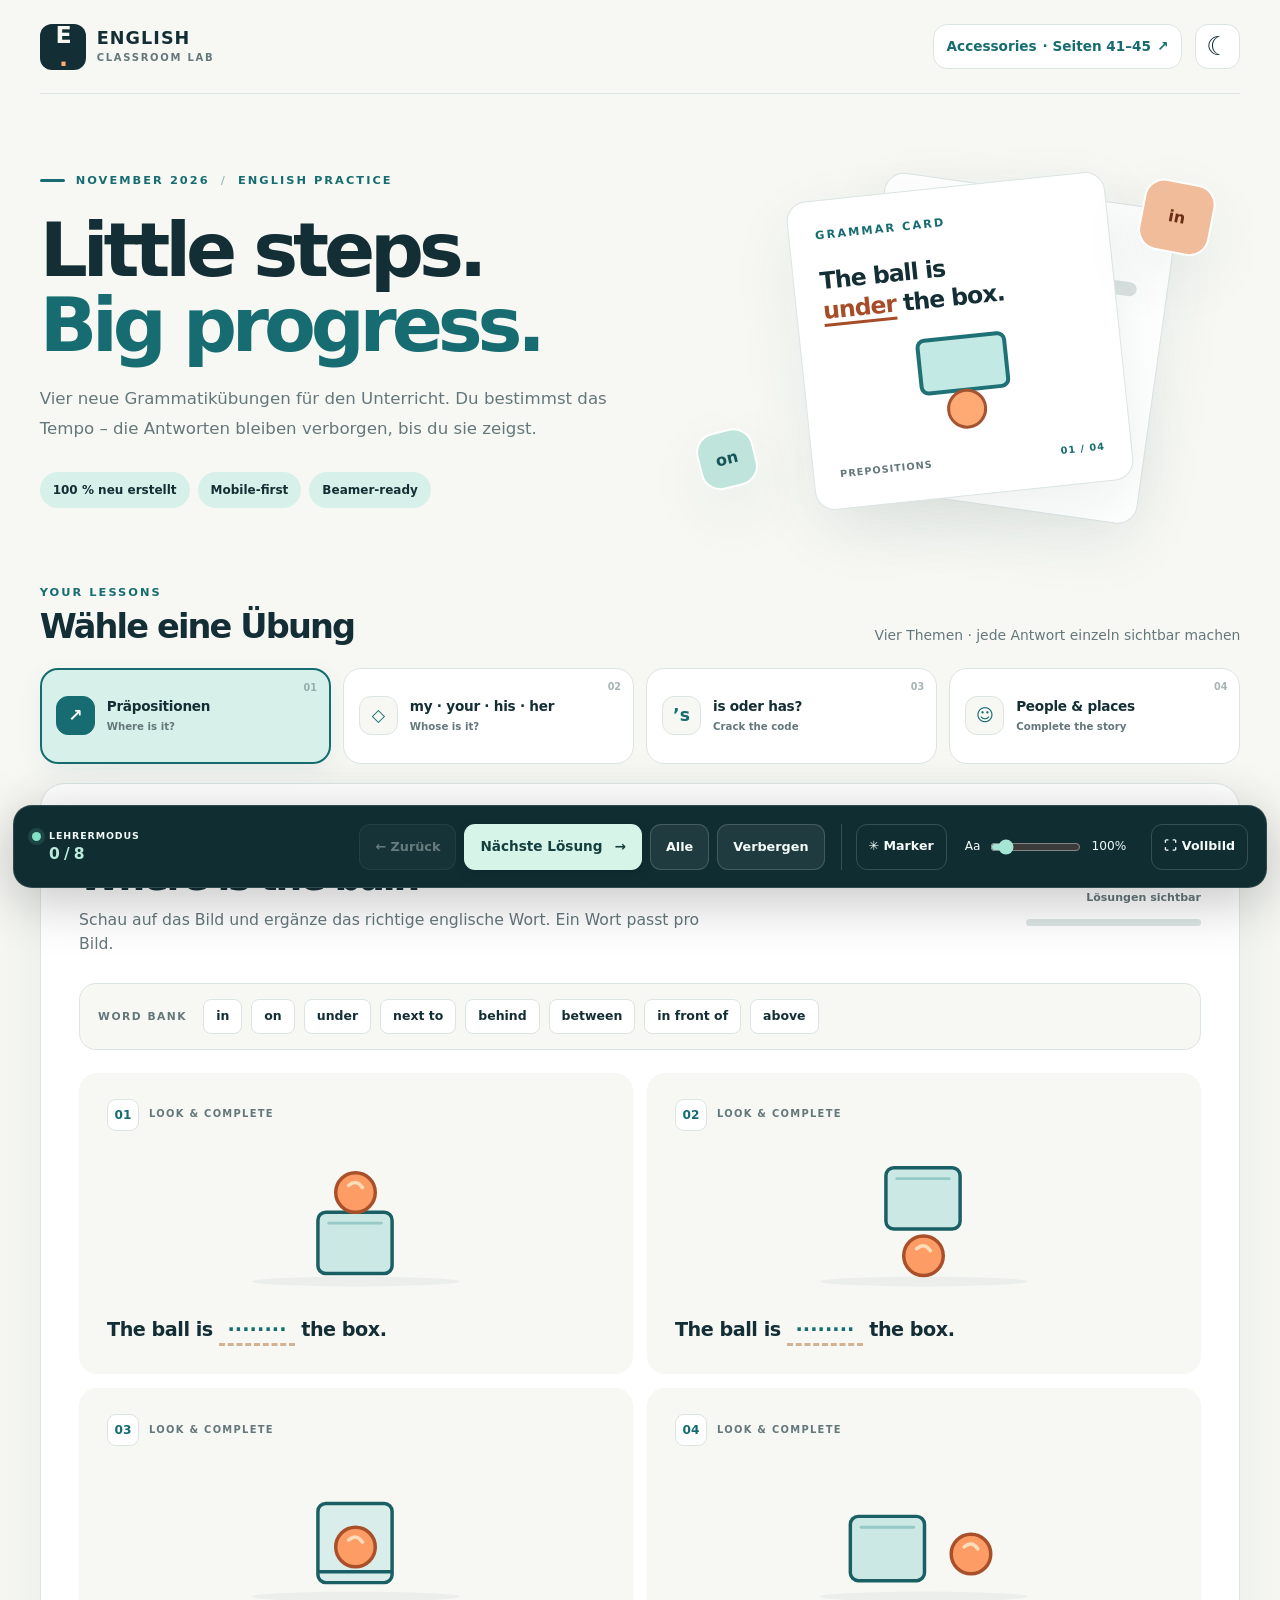
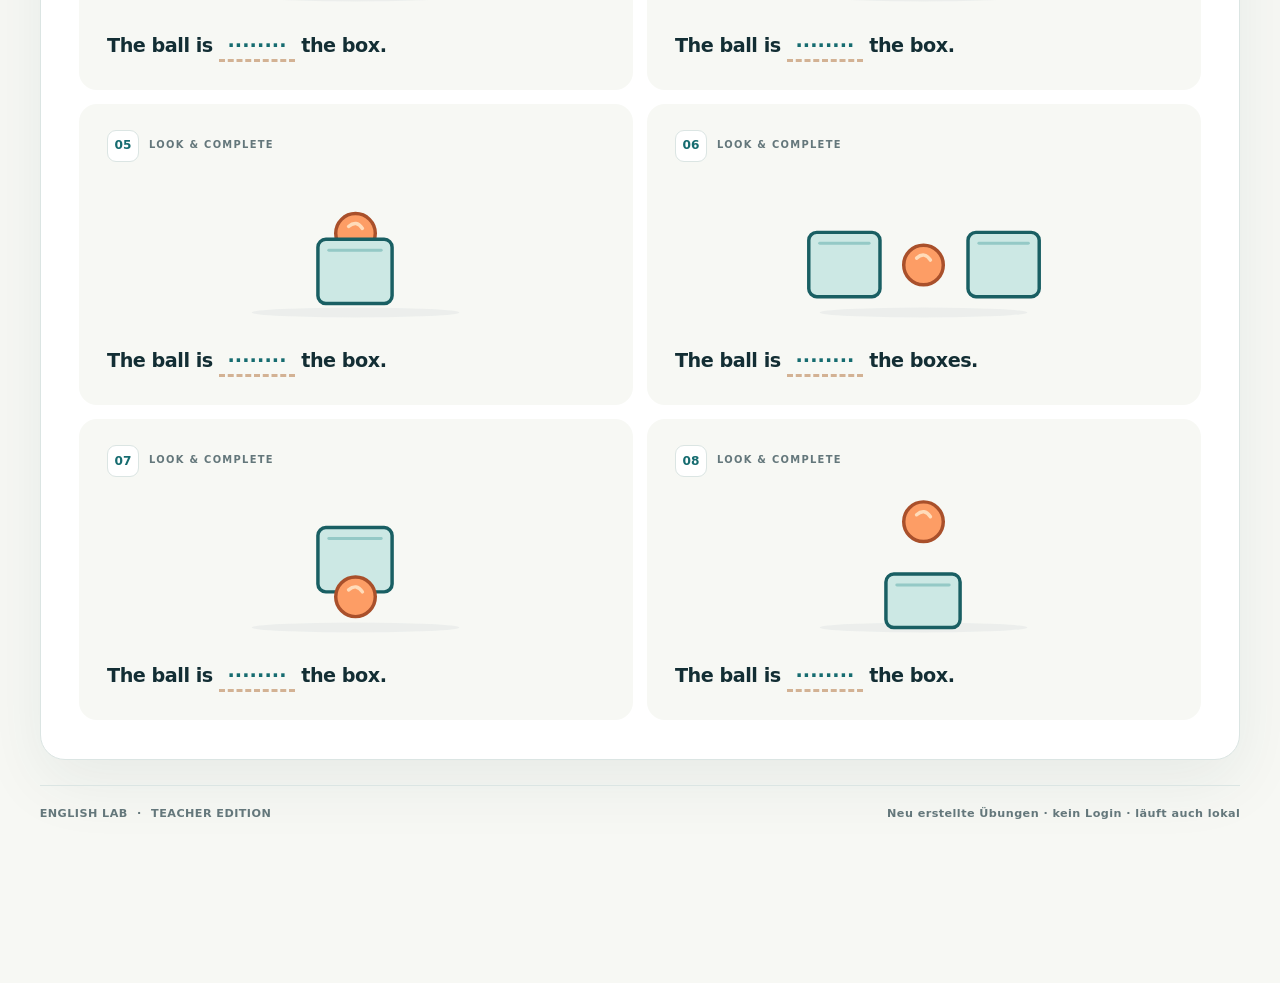
<file: index.html>
<!doctype html>
<html lang="de">
<head>
  <meta charset="utf-8">
  <meta name="viewport" content="width=device-width, initial-scale=1, viewport-fit=cover">
  <meta name="theme-color" content="#f6f7f2">
  <meta name="description" content="English Lab: neue interaktive Grammatikübungen zu Präpositionen, Possessivbegleitern, is/has und Personenbeschreibungen. Mit Lehrer-Beamer-Modus.">
  <title>English Lab · November 2026</title>
  <link rel="stylesheet" href="home.css">
  <script src="home.js" defer></script>
</head>
<body>
  <div class="shell" id="appShell">
    <header class="topline">
      <a class="logo" href="./" aria-label="English Lab Startseite"><span class="logo-tile">E<span class="logo-dot">.</span></span><span class="logo-text">ENGLISH<span class="logo-sub">CLASSROOM LAB</span></span></a>
      <nav class="top-actions" aria-label="Hauptnavigation">
        <a class="old-page" href="accessories.html" title="Bisherige Übungen 1–9">Accessories <span class="link-suffix">· Seiten 41–45</span> <span aria-hidden="true">↗</span></a>
        <button type="button" class="icon-btn" id="themeBtn" aria-label="Farbschema wechseln" title="Hell / Dunkel">☾</button>
      </nav>
    </header>

    <main>
      <section class="hero" aria-labelledby="heroTitle">
        <div class="hero-copy">
          <div class="eyebrow"><span class="eyebrow-line"></span> NOVEMBER 2026 <span class="eyebrow-divider">/</span> ENGLISH PRACTICE</div>
          <h1 id="heroTitle">Little steps.<br><em>Big progress.</em></h1>
          <p>Vier neue Grammatikübungen für den Unterricht. Du bestimmst das Tempo – die Antworten bleiben verborgen, bis du sie zeigst.</p>
          <div class="hero-tags"><span>100 % neu erstellt</span><span>Mobile-first</span><span>Beamer-ready</span></div>
        </div>
        <div class="hero-visual" aria-hidden="true">
          <div class="study-sheet sheet-back"><span class="sheet-mark">01</span><span class="sheet-line"></span><span class="sheet-line short"></span></div>
          <div class="study-sheet sheet-front"><div class="study-label">GRAMMAR CARD</div><div class="study-sentence">The ball is<br><span>under</span> the box.</div><div class="sheet-illustration"><span class="mini-box"></span><span class="mini-ball"></span></div><div class="study-footer"><span>PREPOSITIONS</span><strong>01 / 04</strong></div></div>
          <div class="float-bubble float-a">in</div><div class="float-bubble float-b">on</div>
        </div>
      </section>

      <section class="workspace" id="workspace" aria-labelledby="sectionTitle">
        <div class="section-intro">
          <div><p class="overline">YOUR LESSONS</p><h2 id="sectionTitle">Wähle eine Übung</h2></div>
          <p class="section-sub">Vier Themen · jede Antwort einzeln sichtbar machen</p>
        </div>
        <div class="tabs" role="tablist" aria-label="Übung wählen" id="lessonTabs">
          <button type="button" role="tab" aria-selected="true" data-lesson="prepositions" class="lesson-tab active"><span class="tab-icon">↗</span><span>Präpositionen <small>Where is it?</small></span><span class="tab-counter">01</span></button>
          <button type="button" role="tab" aria-selected="false" data-lesson="possessives" class="lesson-tab"><span class="tab-icon">◇</span><span>my · your · his · her <small>Whose is it?</small></span><span class="tab-counter">02</span></button>
          <button type="button" role="tab" aria-selected="false" data-lesson="contractions" class="lesson-tab"><span class="tab-icon">’s</span><span>is oder has? <small>Crack the code</small></span><span class="tab-counter">03</span></button>
          <button type="button" role="tab" aria-selected="false" data-lesson="profiles" class="lesson-tab"><span class="tab-icon">☺</span><span>People & places <small>Complete the story</small></span><span class="tab-counter">04</span></button>
        </div>

        <article class="lesson-panel" id="lessonPanel" aria-live="off">
          <div class="lesson-head">
            <div><span class="lesson-kicker" id="lessonKicker">EXERCISE 01</span><h3 id="lessonTitle">Where is the ball?</h3><p id="lessonDescription"></p></div>
            <div class="lesson-stat"><strong id="revealedValue">0 / 8</strong><span>Lösungen sichtbar</span><div class="progress-track"><div id="progressFill" class="progress-fill"></div></div></div>
          </div>
          <div id="wordBank" class="word-bank" hidden></div>
          <div id="exerciseContent" class="exercise-content"></div>
          <div class="end-message" id="endMessage" hidden>✦ Alle Lösungen dieser Übung sind sichtbar. Gut gemacht!</div>
        </article>
      </section>
    </main>

    <footer class="footer"><span>ENGLISH LAB <span class="footer-divider">·</span> TEACHER EDITION</span><span>Neu erstellte Übungen · kein Login · läuft auch lokal</span></footer>
  </div>

  <aside class="teacher-dock" aria-label="Lehrersteuerung">
    <div class="dock-main">
      <div class="dock-label"><span class="live-dot"></span><span>LEHRERMODUS</span><strong id="dockProgress">0 / 8</strong></div>
      <div class="dock-buttons">
        <button type="button" id="prevBtn" class="dock-small" title="Eine Lösung zurück" aria-label="Eine Lösung zurück">← <span>Zurück</span></button>
        <button type="button" id="nextBtn" class="dock-primary">Nächste Lösung <span aria-hidden="true">→</span></button>
        <button type="button" id="allBtn" class="dock-small" title="Alle Lösungen dieser Übung zeigen">Alle</button>
        <button type="button" id="resetBtn" class="dock-small" title="Alle Lösungen dieser Übung ausblenden">Verbergen</button>
      </div>
    </div>
    <div class="dock-more">
      <button type="button" id="markerBtn" class="tool-btn" aria-pressed="false" title="Aufgabe anklicken, um sie hervorzuheben">✳ <span>Marker</span></button>
      <label class="font-control" for="fontSlider"><span>Aa</span><input id="fontSlider" type="range" min="90" max="190" value="100" step="10" aria-label="Schriftgrösse einstellen"><output id="fontValue">100%</output></label>
      <button type="button" id="fullscreenBtn" class="tool-btn" title="Vollbild ein-/ausschalten">⛶ <span>Vollbild</span></button>
    </div>
  </aside>
  <div class="status-live" id="statusLive" role="status" aria-live="polite"></div>
</body>
</html>
</file>
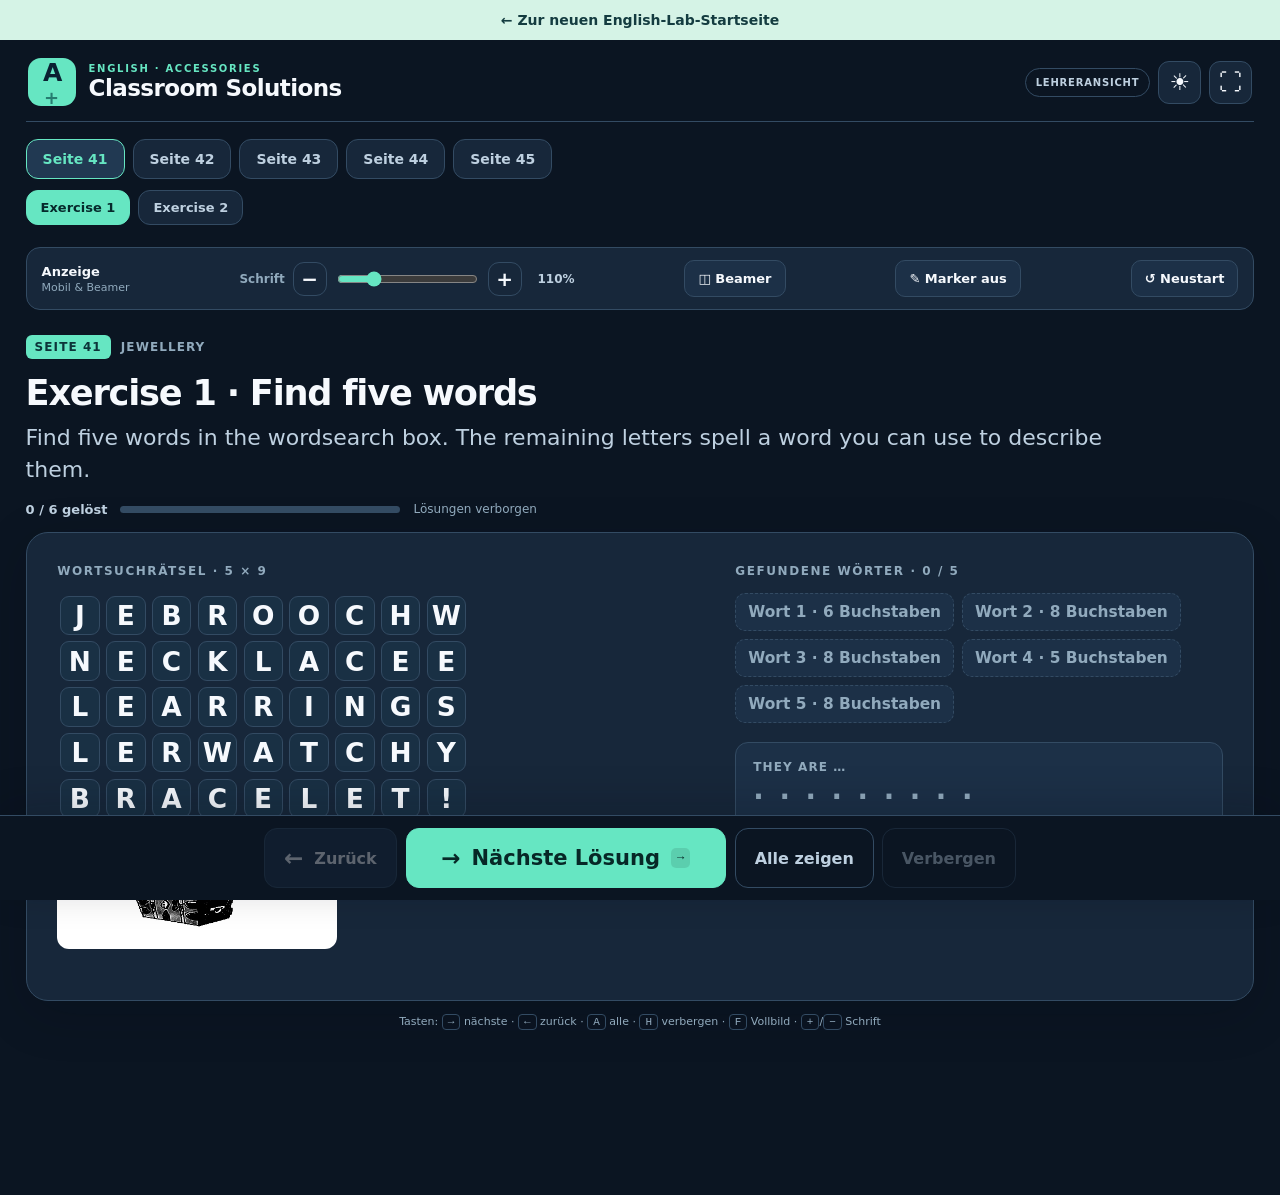
<file: accessories.html>
<!doctype html>
<html lang="de">
<head>
  <meta charset="utf-8" />
  <meta name="viewport" content="width=device-width, initial-scale=1, viewport-fit=cover" />
  <meta name="theme-color" content="#101c2b" />
  <meta name="description" content="Interaktive Lehreransicht für Englisch Accessories, Arbeitsblätter S. 41–45. Lösungen einzeln einblenden, mobile-first, Beamer-Modus." />
  <title>Accessories · Classroom Solutions</title>
  <link rel="stylesheet" href="styles.css" />
  <script src="data.js" defer></script>
  
</head>
<body data-theme="dark">
  <div style="padding:12px 18px;text-align:center;background:#d5f3e6;color:#143c40;font:750 14px system-ui,sans-serif"><a href="./" style="color:inherit;text-decoration:none">← Zur neuen English-Lab-Startseite</a></div><div class="app-shell">
    <header class="topbar">
      <div class="brand">
        <div class="brand-mark" aria-hidden="true">A<span>+</span></div>
        <div class="brand-label"><span class="eyebrow">ENGLISH · ACCESSORIES</span><strong>Classroom Solutions</strong></div>
      </div>
      <div class="header-actions">
        <span class="teacher-tag">LEHRERANSICHT</span>
        <button type="button" class="icon-button" id="themeButton" title="Hell/Dunkel wechseln" aria-label="Hell/Dunkel wechseln">☀</button>
        <button type="button" class="icon-button" id="fullscreenButton" title="Vollbild (F)" aria-label="Vollbild">⛶</button>
      </div>
    </header>

    <div class="nav-shell">
      <nav class="page-nav" id="pageNav" aria-label="Seitenwahl"></nav>
      <nav class="exercise-nav" id="exerciseNav" aria-label="Aufgabenwahl"></nav>
    </div>

    <aside class="settings-panel" id="settingsPanel" aria-label="Anzeigeeinstellungen">
      <div class="settings-text"><strong>Anzeige</strong><span>Mobil &amp; Beamer</span></div>
      <div class="size-controls"><label for="fontScale">Schrift</label><button type="button" class="small-btn" id="smallerButton" aria-label="Schrift kleiner">−</button><input id="fontScale" type="range" min="85" max="190" step="5" value="110" aria-label="Schriftgrösse einstellen" /><button type="button" class="small-btn" id="largerButton" aria-label="Schrift grösser">+</button><output id="fontValue" for="fontScale">110%</output></div>
      <button type="button" class="settings-button" id="projectorButton">◫ Beamer</button>
      <button type="button" class="settings-button" id="markerButton" aria-pressed="false">✎ Marker aus</button>
      <button type="button" class="settings-button" id="resetAllButton" title="Alle Lösungen für eine neue Klasse verbergen">↺ Neustart</button>
    </aside>

    <main id="main" class="main-area">
      <section class="lesson-top" aria-labelledby="exerciseTitle">
        <div class="lesson-meta"><span id="pageTag" class="page-tag">SEITE 41</span><span id="unitTag" class="muted">Jewellery</span></div>
        <h1 id="exerciseTitle">Exercise 1</h1>
        <p id="instruction" class="instruction"></p>
        <div class="status-strip"><span id="progressText" class="progress-text">0 / 6 gelöst</span><div class="track" role="progressbar" id="progressBar" aria-valuemin="0" aria-valuemax="6" aria-valuenow="0"><div class="track-fill" id="progressFill"></div></div><span id="stateHint" class="state-hint">Lösungen verborgen</span></div>
      </section>
      <section class="stage" id="exerciseStage" aria-live="off"></section>
    </main>



    <footer class="command-bar" aria-label="Lösungssteuerung">
      <button type="button" class="command-btn quiet" id="previousButton"><span class="cmd-icon">←</span><span>Zurück</span></button>
      <button type="button" class="command-btn primary" id="nextButton"><span class="cmd-icon">→</span><span id="nextButtonText">Nächste Lösung</span><kbd>→</kbd></button>
      <div class="command-more">
        <button type="button" class="command-btn subtle" id="showAllButton">Alle zeigen</button>
        <button type="button" class="command-btn subtle" id="hideAllButton">Verbergen</button>
      </div>
    </footer>
    <div class="keyboard-hint">Tasten: <kbd>→</kbd> nächste · <kbd>←</kbd> zurück · <kbd>A</kbd> alle · <kbd>H</kbd> verbergen · <kbd>F</kbd> Vollbild · <kbd>+</kbd>/<kbd>−</kbd> Schrift</div>
  </div>
  <div class="sr-only" role="status" aria-live="polite" id="liveStatus"></div>
<script src="assets.js" defer></script>
<script src="app.js" defer></script>
</body>
</html>
</file>
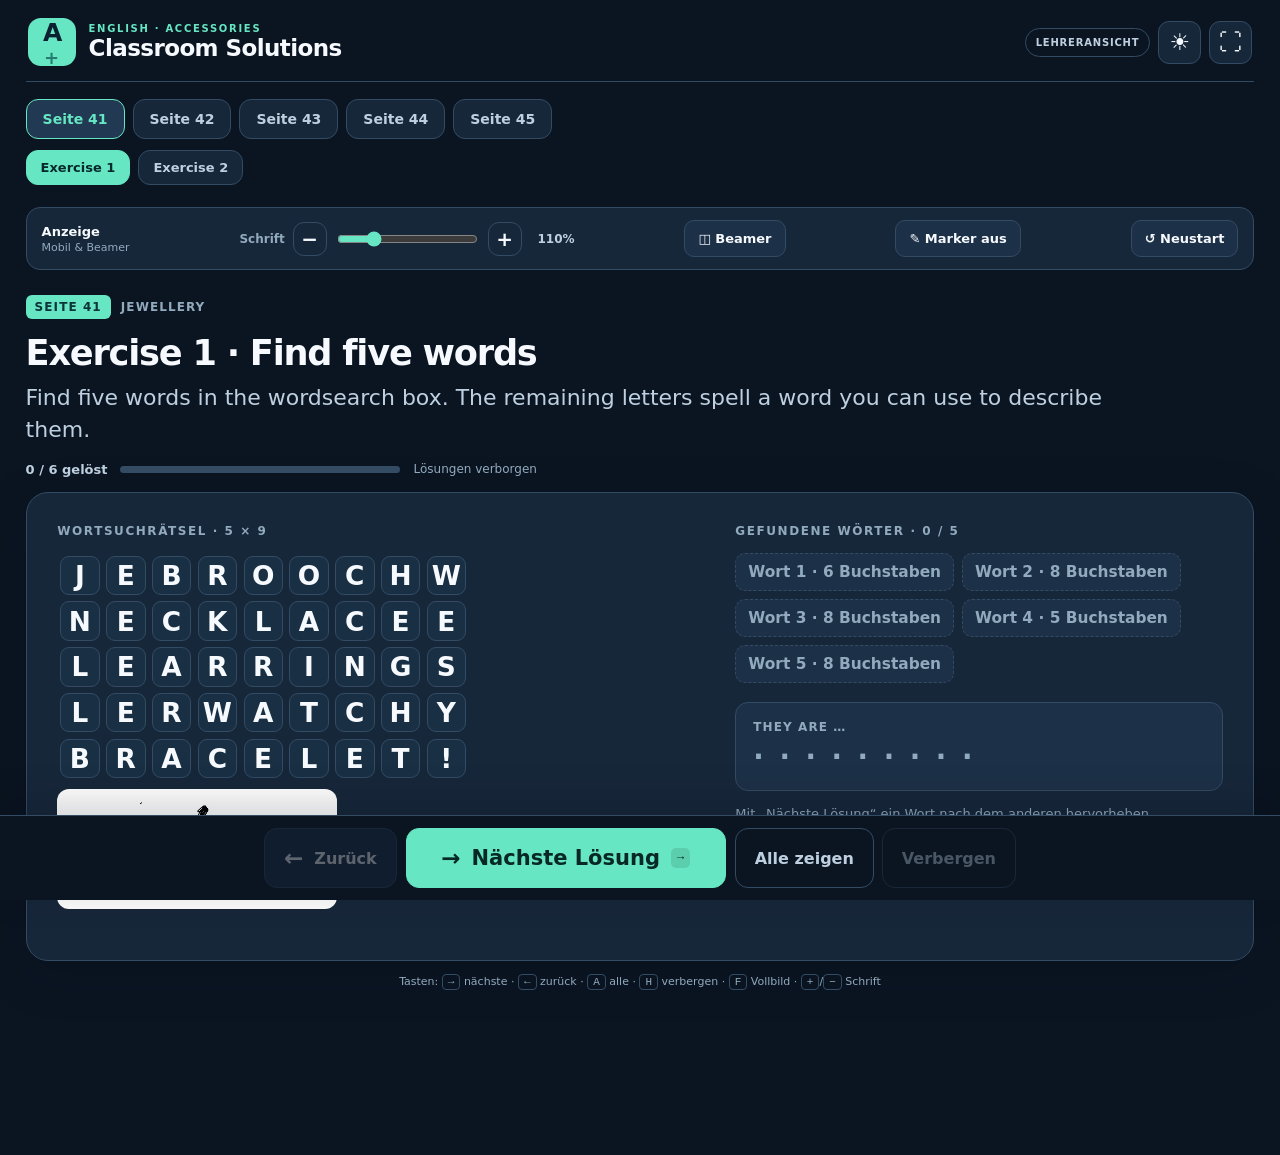
<file: classroom-standalone.html>
<!doctype html>
<html lang="de">
<head>
  <meta charset="utf-8" />
  <meta name="viewport" content="width=device-width, initial-scale=1, viewport-fit=cover" />
  <meta name="theme-color" content="#101c2b" />
  <meta name="description" content="Interaktive Lehreransicht für Englisch Accessories, Arbeitsblätter S. 41–45. Lösungen einzeln einblenden, mobile-first, Beamer-Modus." />
  <title>Accessories · Classroom Solutions</title>
  <style>
:root{font-family:Inter,ui-sans-serif,system-ui,-apple-system,BlinkMacSystemFont,"Segoe UI",sans-serif;font-size:16px;font-synthesis:none;text-rendering:optimizeLegibility;-webkit-font-smoothing:antialiased;--zoom:1.1;--gold:#fde68a;--accent:#66e6c2;--primary:#47cfab;--red:#ff7777}
*{box-sizing:border-box}html{scroll-behavior:smooth}body{margin:0;background:var(--bg);color:var(--ink);min-height:100vh}button,input{font:inherit}button{cursor:pointer}button:focus-visible,input:focus-visible{outline:3px solid var(--accent);outline-offset:3px}button:disabled{opacity:.35;cursor:not-allowed}img{display:block;max-width:100%}
body[data-theme=dark]{--bg:#0b1522;--panel:#17273a;--panel-2:#1c3047;--panel-3:#213952;--ink:#f6f9fd;--soft:#bed0e0;--muted:#91aabd;--line:#334b63;--empty:#193044;--answer:#113f39;--shadow:rgba(1,8,18,.2)}
body[data-theme=light]{--bg:#f3f6f9;--panel:#fff;--panel-2:#f3f8fb;--panel-3:#e9f1f7;--ink:#102239;--soft:#43586b;--muted:#61778b;--line:#ccdae4;--empty:#ecf2f6;--answer:#d9f8ee;--shadow:rgba(31,56,82,.08)}
.app-shell{min-height:100vh;max-width:1900px;margin:auto;padding:0 clamp(13px,2vw,34px) 162px}
.topbar{display:flex;align-items:center;justify-content:space-between;gap:12px;padding:18px 2px 15px;border-bottom:1px solid var(--line)}.brand{display:flex;align-items:center;gap:13px;min-width:0}.brand-mark{flex:none;background:var(--accent);border-radius:13px;color:#0a2131;width:48px;height:48px;display:grid;place-items:center;font-size:25px;font-weight:950;letter-spacing:-2px}.brand-mark span{color:#267c70;font-size:18px;align-self:start;letter-spacing:0}.brand-label{display:grid;gap:1px}.eyebrow{color:var(--accent);letter-spacing:.17em;font-weight:850;font-size:10px}.brand-label strong{font-size:clamp(17px,2vw,23px);letter-spacing:-.025em}.header-actions{display:flex;gap:8px;align-items:center}.teacher-tag{font-size:10px;font-weight:900;letter-spacing:.08em;border:1px solid var(--line);color:var(--soft);border-radius:100px;padding:8px 10px}.icon-button,.small-btn{border:1px solid var(--line);background:var(--panel);color:var(--ink);border-radius:11px;width:43px;height:43px;font-weight:900;font-size:23px}.icon-button:hover,.small-btn:hover{background:var(--panel-3)}
.nav-shell{position:relative;z-index:5;padding-top:17px}.page-nav,.exercise-nav{display:flex;gap:8px;overflow-x:auto;scrollbar-width:thin;white-space:nowrap;padding-bottom:8px}.page-pill,.exercise-pill{border:1px solid var(--line);color:var(--soft);background:var(--panel);border-radius:12px;padding:11px 16px;font-weight:760;white-space:nowrap;transition:background .12s,color .12s}.page-pill{font-size:14px}.page-pill.selected{border-color:var(--accent);background:var(--panel-3);color:var(--accent)}.exercise-nav{padding-top:3px}.exercise-pill{font-size:13px;padding:9px 14px}.exercise-pill.selected{background:var(--accent);border-color:var(--accent);color:#062a2c}.exercise-pill .completed{color:var(--accent);margin-left:6px}.exercise-pill.selected .completed{color:#0a4b40}
.main-area{padding-top:clamp(15px,2vw,25px)}.lesson-top{max-width:1550px;margin:auto}.lesson-meta{display:flex;gap:10px;align-items:center;font-size:12px;font-weight:780;letter-spacing:.09em;text-transform:uppercase}.page-tag{color:#0c3439;background:var(--accent);padding:5px 9px;border-radius:6px}.muted{color:var(--muted)}h1{font-size:clamp(27px,calc(32px*var(--zoom)),74px);line-height:1.1;letter-spacing:-.035em;margin:15px 0 9px;font-weight:860}.instruction{font-size:clamp(17px,calc(20px*var(--zoom)),41px);font-weight:480;line-height:1.48;color:var(--soft);margin:0 0 15px;max-width:1100px}.status-strip{display:flex;align-items:center;gap:13px;margin-bottom:15px;font-size:13px;color:var(--muted)}.progress-text{font-weight:850;font-variant-numeric:tabular-nums;white-space:nowrap;color:var(--soft)}.track{height:7px;width:clamp(100px,22vw,280px);border-radius:20px;background:var(--line);overflow:hidden}.track-fill{height:100%;width:0;background:var(--accent);border-radius:20px;transition:width .23s ease}.state-hint{font-size:12px}
.stage{max-width:1550px;margin:auto;min-height:350px;border:1px solid var(--line);border-radius:22px;background:var(--panel);padding:clamp(15px,2.4vw,40px);box-shadow:0 13px 50px var(--shadow)}.stage-layout{display:grid;grid-template-columns:minmax(0,1.05fr) minmax(250px,.8fr);gap:clamp(18px,3vw,45px);align-items:start}.stage-layout.reverse{grid-template-columns:minmax(270px,.8fr) minmax(0,1.05fr)}.puzzle-side{min-width:0}.puzzle-heading{color:var(--muted);font-size:12px;font-weight:900;letter-spacing:.13em;text-transform:uppercase;margin:0 0 15px}.board-wrap{max-width:100%;overflow-x:auto;padding:3px 3px 11px}.letter-grid{display:grid;grid-template-columns:repeat(var(--cols),minmax(0,1fr));width:min(100%,calc(var(--cols)*clamp(30px,calc(41px*var(--zoom)),82px)));gap:clamp(2px,.5vw,7px);user-select:none}.word-cell{aspect-ratio:1/1;min-width:0;display:grid;place-items:center;font-size:clamp(15px,calc(24px*var(--zoom)),52px);font-weight:840;letter-spacing:.01em;border-radius:9px;border:1px solid var(--line);background:var(--empty);color:var(--ink);transition:background .16s,color .16s,transform .16s}.word-cell.found{background:#1e695d;border-color:#61dec3;color:#effffb}.word-cell.found.newest{background:#f6df86;border-color:#f6df86;color:#18263a;box-shadow:0 0 0 3px rgba(246,223,134,.17)}.word-cell.leftover{background:#e7c9fa;border-color:#d5aff6;color:#2a1b3d}.word-cell.manual-mark{outline:3px solid var(--gold);outline-offset:1px;transform:scale(1.03)}body[data-theme=light] .word-cell.found{background:#b1ede2;border-color:#52bda5;color:#123b35}
.puzzle-guide{display:flex;flex-wrap:wrap;gap:8px}.word-token{font-size:clamp(12px,calc(14px*var(--zoom)),28px);padding:9px 12px;border:1px dashed var(--line);border-radius:10px;background:var(--panel-2);font-weight:850;color:var(--muted);min-height:38px}.word-token.revealed{background:var(--answer);border-style:solid;border-color:#3ea88e;color:var(--ink)}.word-token.newest{box-shadow:0 0 0 3px rgba(243,218,122,.32);border-color:var(--gold)}.divider-line{height:1px;background:var(--line);margin:20px 0}.secret-card{padding:17px;border-radius:13px;background:var(--panel-2);border:1px solid var(--line);margin-top:19px}.secret-label{font-size:12px;font-weight:850;color:var(--muted);letter-spacing:.09em;text-transform:uppercase;margin-bottom:6px}.secret-value{font-size:clamp(18px,calc(25px*var(--zoom)),58px);font-weight:900;letter-spacing:.04em;line-height:1.2;overflow-wrap:anywhere}.secret-value.hidden{letter-spacing:.11em;color:var(--muted)}.secret-value.visible{color:var(--accent)}.secret-note{font-size:clamp(13px,calc(15px*var(--zoom)),30px);color:var(--soft);margin-top:8px}.illustration{width:100%;height:120px;object-fit:contain;object-position:center;background:#fff;border-radius:12px;padding:10px}.illustration.big{height:175px}.side-illustration{max-width:280px;margin:0 0 20px}
.answer-list,.sentence-list{display:grid;gap:12px}.question-card{display:grid;grid-template-columns:auto minmax(0,1fr);gap:14px;align-items:center;background:var(--panel-2);border:1px solid var(--line);border-radius:14px;padding:clamp(12px,1.5vw,19px);transition:border-color .13s,box-shadow .13s}.question-card.with-picture{grid-template-columns:clamp(90px,12vw,150px) minmax(0,1fr)}.question-card.revealed{border-color:#3e967e}.question-card.newest{box-shadow:0 0 0 3px rgba(253,230,138,.28);border-color:var(--gold)}.question-card.manual-mark{outline:4px solid var(--gold);outline-offset:1px}.question-num{min-width:28px;text-align:center;border-radius:8px;background:var(--panel-3);padding:7px;font-size:15px;font-weight:900;color:var(--soft)}.question-text{font-size:clamp(17px,calc(21px*var(--zoom)),44px);font-weight:680;line-height:1.36;letter-spacing:-.012em}.question-text.placeholder{color:var(--soft)}.question-answer{color:var(--accent);font-size:clamp(18px,calc(24px*var(--zoom)),48px);font-weight:790;line-height:1.35;margin-top:7px}.question-answer.newest{color:var(--ink)}.question-image{width:100%;height:clamp(86px,calc(110px*var(--zoom)),230px);object-fit:contain;background:#fff;border-radius:10px;padding:7px}.given-example{background:var(--panel-3);border:1px solid var(--line);padding:13px 16px;border-radius:14px;display:flex;align-items:center;gap:16px;margin-bottom:16px}.given-example img{width:94px;height:86px;object-fit:contain;background:#fff;border-radius:10px;padding:5px}.given-example .example-label{color:var(--muted);font-weight:800;letter-spacing:.08em;font-size:10px;text-transform:uppercase}.given-example p{font-size:clamp(16px,calc(20px*var(--zoom)),40px);margin:5px 0 0;font-weight:700}
.grammar-details{border:1px solid var(--line);border-radius:13px;margin-bottom:16px;overflow:hidden}.grammar-details summary{cursor:pointer;background:var(--panel-2);padding:15px 19px;font-size:15px;font-weight:850}.grammar-inner{padding:16px;display:grid;grid-template-columns:1fr 1fr;gap:14px;color:var(--soft);font-size:clamp(15px,calc(17px*var(--zoom)),31px)}.grammar-inner strong{color:var(--ink)}.grammar-inner p{margin:7px 0}.grammar-inner .wide{grid-column:1/-1}.grammar-inner .chip-line{display:flex;flex-wrap:wrap;gap:7px}.grammar-inner .chip-line span{padding:5px 9px;border-radius:7px;background:var(--panel-3)}
.crossword-board{display:grid;grid-template-columns:repeat(var(--cols),minmax(0,1fr));width:min(100%,calc(var(--cols)*clamp(28px,calc(40px*var(--zoom)),70px)));gap:2px;user-select:none}.cross-cell{aspect-ratio:1/1;position:relative;min-width:0;display:grid;place-items:center;background:var(--empty);border:1px solid var(--line);font-weight:870;font-size:clamp(12px,calc(23px*var(--zoom)),47px);color:var(--ink);border-radius:3px}.cross-cell.blank{background:transparent;border-color:transparent}.cross-cell.gray{background:#677a89}.cross-cell.filled{background:#276c5e;border-color:#3eb596;color:#fff}.cross-cell.filled.newest{background:#f4da7a;border-color:#f4da7a;color:#172537}.cross-cell .cell-number{position:absolute;top:1px;left:2px;font-size:clamp(7px,calc(9px*var(--zoom)),14px);font-weight:900;color:var(--muted)}.cross-cell .grey-number{position:absolute;bottom:1px;right:2px;font-size:clamp(7px,calc(9px*var(--zoom)),14px);font-weight:900;color:#fff}.cross-cell.manual-mark{outline:3px solid var(--gold);outline-offset:1px}
.crossword-clues{display:grid;gap:9px}.clue-row{display:grid;grid-template-columns:31px 1fr;align-items:center;gap:8px;border:1px solid var(--line);background:var(--panel-2);border-radius:11px;padding:10px}.clue-row.picture-clue{grid-template-columns:30px 85px 1fr}.clue-row.newest,.clue-row.manual-mark{outline:3px solid var(--gold)}.clue-row .question-num{padding:6px 4px}.clue-row .clue-copy{font-size:clamp(14px,calc(17px*var(--zoom)),36px);line-height:1.38;color:var(--soft);font-weight:620}.clue-row img{height:66px;object-fit:contain;background:#fff;border-radius:7px;padding:4px;width:85px}.clue-row .clue-answer{display:block;margin-top:5px;color:var(--accent);font-size:clamp(16px,calc(20px*var(--zoom)),40px);font-weight:850;letter-spacing:.02em}.clue-row .clue-empty{letter-spacing:.1em;color:var(--muted);font-weight:600}
.scramble-key{display:grid;grid-template-columns:repeat(2,minmax(0,1fr));gap:9px;margin-bottom:22px}.scramble-item{padding:14px;border-radius:13px;background:var(--panel-2);border:1px solid var(--line);font-size:clamp(17px,calc(23px*var(--zoom)),44px);font-weight:850;letter-spacing:.1em}.scramble-item small{font-size:.57em;margin-right:9px;color:var(--muted)}.scramble-item strong{color:var(--accent);margin-left:9px;letter-spacing:.01em}.scramble-item .scramble-hidden{color:var(--muted);font-size:.7em;margin-left:10px}.legend-note{font-size:13px;color:var(--muted);margin:15px 0 0}
.settings-panel{display:flex;align-items:center;gap:10px;justify-content:space-between;max-width:1550px;margin:14px auto 0;border:1px solid var(--line);border-radius:14px;background:var(--panel);padding:12px 15px;flex-wrap:wrap}.settings-text{display:grid;gap:2px}.settings-text strong{font-size:13px}.settings-text span{color:var(--muted);font-size:11px}.size-controls{display:flex;align-items:center;gap:8px}.size-controls label{color:var(--muted);font-size:12px;font-weight:850}.size-controls input{accent-color:var(--accent);width:clamp(80px,11vw,170px);cursor:pointer}.size-controls output{width:45px;text-align:right;color:var(--soft);font-size:12px;font-weight:850}.small-btn{width:34px;height:34px;font-size:20px}.settings-button{border:1px solid var(--line);background:var(--panel-2);color:var(--ink);border-radius:10px;padding:10px 13px;font-weight:760;font-size:13px}.settings-button.on{background:var(--answer);color:var(--accent);border-color:var(--primary)}
.command-bar{position:fixed;bottom:0;left:0;right:0;display:flex;justify-content:center;gap:9px;align-items:stretch;z-index:20;padding:12px clamp(12px,2vw,30px) max(12px,env(safe-area-inset-bottom));border-top:1px solid var(--line);background:var(--bg);box-shadow:0 -10px 40px var(--shadow)}.command-btn{display:flex;align-items:center;justify-content:center;gap:11px;min-height:60px;border-radius:13px;padding:10px 19px;font-weight:850;border:1px solid var(--line);font-size:clamp(13px,1.4vw,16px);white-space:nowrap}.command-btn.primary{background:var(--accent);color:#072827;border-color:var(--accent);font-size:clamp(15px,1.65vw,21px);min-width:min(32vw,320px)}.command-btn.quiet{color:var(--ink);background:var(--panel-2)}.command-btn.subtle{background:transparent;color:var(--soft)}.command-btn:hover:not(:disabled){filter:brightness(1.1)}.cmd-icon{font-size:23px;font-weight:900}.command-more{display:flex;gap:8px}.command-bar kbd{background:rgba(0,0,0,.1);border-radius:5px;padding:3px 6px;font-size:12px}.keyboard-hint{text-align:center;color:var(--muted);font-size:11px;margin:13px auto 2px}.keyboard-hint kbd{display:inline-block;border:1px solid var(--line);padding:1px 5px;border-radius:4px}.sr-only{position:absolute;width:1px;height:1px;padding:0;margin:-1px;overflow:hidden;clip:rect(0,0,0,0);white-space:nowrap;border:0}
@media(max-width:950px){.stage-layout,.stage-layout.reverse{grid-template-columns:1fr}.puzzle-side{width:100%}.crossword-clues{grid-template-columns:repeat(2,minmax(0,1fr))}.stage{min-height:0}.command-more{gap:6px}.settings-text{display:none}}
@media(max-width:620px){.app-shell{padding-bottom:142px}.topbar{padding:13px 0}.brand-mark{width:39px;height:39px;font-size:21px}.teacher-tag{display:none}.icon-button{height:38px;width:38px;font-size:20px}.page-pill{padding:10px 13px}.exercise-pill{padding:9px 12px}.stage{border-radius:15px}.status-strip{gap:10px}.state-hint{display:none}.question-card.with-picture{grid-template-columns:92px minmax(0,1fr);gap:10px}.question-image{height:98px}.question-text{font-size:calc(17px*var(--zoom))}.question-answer{font-size:calc(18px*var(--zoom))}.crossword-clues{grid-template-columns:1fr}.settings-panel{gap:7px;padding:9px}.size-controls{flex:1;justify-content:space-around}.size-controls input{min-width:60px}.settings-button{padding:9px 10px;font-size:12px}.command-bar{gap:7px;padding:9px 10px max(9px,env(safe-area-inset-bottom))}.command-btn{padding:9px;min-height:55px}.command-btn.primary{min-width:0;flex:1}.command-btn.quiet{min-width:80px}.command-more{display:flex;flex-direction:column;gap:4px}.command-more .command-btn{font-size:10px;min-height:26px;padding:3px 8px}.command-bar kbd,.keyboard-hint{display:none}.grammar-inner{grid-template-columns:1fr}.grammar-inner .wide{grid-column:1}.scramble-key{grid-template-columns:1fr 1fr}.scramble-item{font-size:calc(14px*var(--zoom));padding:10px}.secret-value{font-size:calc(19px*var(--zoom))}}
@media(prefers-reduced-motion:reduce){html{scroll-behavior:auto}*{transition:none!important}}
@media print{body{background:#fff;color:#111}.app-shell{padding:0}.topbar{padding:4px 0}.page-nav,.exercise-nav,.settings-panel,.command-bar,.keyboard-hint,.icon-button{display:none!important}.stage{border:0;box-shadow:none;padding:0}.lesson-top{margin-bottom:25px}.question-card,.word-cell,.cross-cell,.clue-row{break-inside:avoid;color:#111!important;background:#fff!important;border-color:#999!important}.secret-value.visible,.question-answer,.clue-answer{color:#000!important}}

</style>
  <script>
/* Classroom content from the five supplied English worksheet photos (pages 41–45).
   Entries are intentionally kept separate from rendering logic for easy editing. */
window.CLASSROOM_DATA = [
  {
    id: 1, page: 41, type: 'wordsearch', section: 'Jewellery',
    title: 'Find five words',
    instruction: 'Find five words in the wordsearch box. The remaining letters spell a word you can use to describe them.',
    grid: ['JEBROOCHW','NECKLACEE','LEARRINGS','LERWATCHY','BRACELET!'],
    words: [
      {word:'BROOCH', r:0,c:2,dr:0,dc:1},
      {word:'NECKLACE',r:1,c:0,dr:0,dc:1},
      {word:'EARRINGS',r:2,c:1,dr:0,dc:1},
      {word:'WATCH',r:3,c:3,dr:0,dc:1},
      {word:'BRACELET',r:4,c:0,dr:0,dc:1}
    ],
    secret: {label:'They are …',text:'JEWELLERY!', note:'Schmuck'},
    illustration:'p41-treasure'
  },
  {
    id: 2, page: 41, type: 'sentences', section: 'Accessories',
    title: 'What are they taking with them?',
    instruction: 'Complete the sentences. Look at the pictures.',
    example:{text:'He is taking his wallet.',image:'p41-wallet'},
    rows:[
      {prompt:'He is taking his …',answer:'He is taking his hat.',image:'p41-hat'},
      {prompt:'He is taking his …',answer:'He is taking his glasses.',image:'p41-glasses'},
      {prompt:'He is taking his …',answer:'He is taking his umbrella.',image:'p41-umbrella'},
      {prompt:'She is taking her …',answer:'She is taking her handbag.',image:'p41-handbag'}
    ]
  },
  {
    id: 3, page: 42, type: 'sentences', section: 'Grammar',
    title: 'Look and complete',
    instruction: 'Use the pictures and complete the sentences.',
    grammar: true,
    rows:[
      {prompt:'He is giving her …',answer:'He is giving her earrings.',image:'p42-earrings'},
      {prompt:'Now, he is giving her a …',answer:'Now, he is giving her a necklace.',image:'p42-necklace'},
      {prompt:'And, he is giving her a …',answer:'And, he is giving her a bracelet.',image:'p42-bracelet'},
      {prompt:'Look, she’s giving him her …',answer:'Look, she’s giving him her wallet.',image:'p42-wallet'}
    ]
  },
  {
    id: 4, page: 43, type: 'crossword', section: 'Vocabulary',
    title: 'Do the crossword',
    instruction: 'Read the clues and fill in the crossword.',
    clues:[
      {number:1,clue:'I’ve got it around my wrist.',word:'BRACELET',x:4,y:0,dx:0,dy:1},
      {number:2,clue:'I’ve got it when it is raining.',word:'UMBRELLA',x:1,y:1,dx:1,dy:0},
      {number:3,clue:'I’ve got it on my finger.',word:'RING',x:0,y:3,dx:0,dy:1},
      {number:4,clue:'I’ve got it around my neck when it’s cold.',word:'SCARF',x:3,y:3,dx:1,dy:0},
      {number:5,clue:'I’ve got it around my neck.',word:'NECKLACE',x:0,y:5,dx:1,dy:0},
      {number:6,clue:'I’ve got it on my head.',word:'HAT',x:2,y:7,dx:1,dy:0}
    ]
  },
  {
    id: 5, page: 43, type: 'sentences', section: 'Have you got …?',
    title: 'Look and complete',
    instruction: 'Complete each question and answer. Use it for singular nouns and them for plural nouns.',
    rows:[
      {prompt:'Have you got your …?  Yes, …',answer:'Have you got your umbrella? Yes, I’ve got it.',image:'p43-umbrella'},
      {prompt:'Have you got your …?  No, …',answer:'Have you got your earrings? No, I haven’t got them.',image:'p43-earrings'},
      {prompt:'Have you got your …?  No, …',answer:'Have you got your handbag? No, I haven’t got it.',image:'p43-handbag'},
      {prompt:'Have you got your …?  Yes, …',answer:'Have you got your braces? Yes, I’ve got them.',image:'p43-braces'},
      {prompt:'Have you got your …?  Yes, …',answer:'Have you got your gloves? Yes, I’ve got them.',image:'p43-gloves'},
      {prompt:'Have you got your …?  No, …',answer:'Have you got your necklace? No, I haven’t got it.',image:'p43-necklace'}
    ]
  },
  {
    id: 6, page: 44, type: 'wordsearch', section: 'Jewellery',
    title: 'Find six items of jewellery',
    instruction: 'Find six items of jewellery in the wordsearch box. The remaining letters spell the name of a famous jeweller’s.',
    grid:['EARRINGSW','NECKLACEA','TBRACELET','IFRINGFAC','NYSBROOCH'],
    words:[
      {word:'EARRINGS',r:0,c:0,dr:0,dc:1},
      {word:'NECKLACE',r:1,c:0,dr:0,dc:1},
      {word:'BRACELET',r:2,c:1,dr:0,dc:1},
      {word:'RING',r:3,c:2,dr:0,dc:1},
      {word:'BROOCH',r:4,c:3,dr:0,dc:1},
      {word:'WATCH',r:0,c:8,dr:1,dc:0}
    ],
    secret:{label:'Famous jeweller',text:'TIFFANY’S',note:'Tiffany’s'}
  },
  {
    id: 7, page: 44, type:'crossword',section:'Film & story',
    title:'Do the crossword',
    instruction:'Look at the pictures. Use the letters in the grey boxes to complete the name of a famous film and short story.',
    clues:[
      {number:1,clue:'',image:'p44-scarf',word:'SCARF',x:13,y:0,dx:0,dy:1},
      {number:2,clue:'',image:'p44-bracelet',word:'BRACELET',x:8,y:2,dx:0,dy:1},
      {number:3,clue:'',image:'p44-umbrella',word:'UMBRELLA',x:6,y:2,dx:1,dy:0},
      {number:4,clue:'',image:'p44-shawl',word:'SHAWL',x:1,y:4,dx:0,dy:1},
      {number:5,clue:'',image:'p44-handkerchief',word:'HANDKERCHIEF',x:1,y:5,dx:1,dy:0},
      {number:6,clue:'',image:'p44-belt',word:'BELT',x:4,y:7,dx:0,dy:1},
      {number:7,clue:'',image:'p44-gloves',word:'GLOVES',x:0,y:8,dx:1,dy:0}
    ],
    grey:[
      {label:1,x:8,y:2,char:'B'},
      {label:2,x:13,y:3,char:'R'},
      {label:3,x:4,y:8,char:'E'},
      {label:4,x:1,y:6,char:'A'},
      {label:5,x:5,y:5,char:'K'},
      {label:6,x:12,y:5,char:'F'},
      {label:7,x:8,y:4,char:'A'},
      {label:8,x:13,y:0,char:'S'},
      {label:9,x:4,y:10,char:'T'}
    ],
    secret:{label:'______ at TIFFANY’S',text:'BREAKFAST',note:'Breakfast at Tiffany’s'}
  },
  {
    id: 8,page:45,type:'scramble',section:'Definitions',
    title:'Unscramble and match',
    instruction:'Unscramble the words and match them with the definitions.',
    scrambled:[{letter:'a',scramble:'LEBT',answer:'BELT'},
      {letter:'b',scramble:'HACTW',answer:'WATCH'},
      {letter:'c',scramble:'LAWTLE',answer:'WALLET'},
      {letter:'d',scramble:'CHEKFRIENDAH',answer:'HANDKERCHIEF'}],
    rows:[
      {prompt:'You use it to tell the time.',answer:'b · WATCH'},
      {prompt:'You use it to hold up your trousers.',answer:'a · BELT'},
      {prompt:'You use it to blow your nose.',answer:'d · HANDKERCHIEF'},
      {prompt:'You use it to hold your money.',answer:'c · WALLET'}
    ]
  },
  {
    id:9,page:45,type:'wordsearch',section:'Review',
    title:'Find fifteen words',
    instruction:'Find fifteen words from this unit in the wordsearch box. The remaining letters spell out a question. Answer it.',
    grid:[
      'HANDKERCHIEF','AHBRACELETBE','TUMBRELLARRA',
      'WSCARFAVEIOR','AHBELTYOUNOR','LABRACESGGCI',
      'LWATCHOTGLHN','ELASGLOVESSG','TENECKLACESS'
    ],
    words:[
      {word:'HANDKERCHIEF',r:0,c:0,dr:0,dc:1},
      {word:'BRACELET',r:1,c:2,dr:0,dc:1},
      {word:'UMBRELLA',r:2,c:1,dr:0,dc:1},
      {word:'SCARF',r:3,c:1,dr:0,dc:1},
      {word:'BELT',r:4,c:2,dr:0,dc:1},
      {word:'BRACES',r:5,c:2,dr:0,dc:1},
      {word:'WATCH',r:6,c:1,dr:0,dc:1},
      {word:'GLOVES',r:7,c:4,dr:0,dc:1},
      {word:'NECKLACE',r:8,c:2,dr:0,dc:1},
      {word:'HAT',r:0,c:0,dr:1,dc:0},
      {word:'SHAWL',r:3,c:1,dr:1,dc:0},
      {word:'WALLET',r:3,c:0,dr:1,dc:0},
      {word:'BROOCH',r:1,c:10,dr:1,dc:0},
      {word:'EARRINGS',r:1,c:11,dr:1,dc:0},
      {word:'RING',r:2,c:9,dr:1,dc:0}
    ],
    secret:{label:'Hidden question',text:'HAVE YOU GOT GLASSES?',note:'Hast du eine Brille?'},
    answer:'Yes, I have. / No, I haven’t.'
  }
];

</script>
  
</head>
<body data-theme="dark">
  <div class="app-shell">
    <header class="topbar">
      <div class="brand">
        <div class="brand-mark" aria-hidden="true">A<span>+</span></div>
        <div class="brand-label"><span class="eyebrow">ENGLISH · ACCESSORIES</span><strong>Classroom Solutions</strong></div>
      </div>
      <div class="header-actions">
        <span class="teacher-tag">LEHRERANSICHT</span>
        <button type="button" class="icon-button" id="themeButton" title="Hell/Dunkel wechseln" aria-label="Hell/Dunkel wechseln">☀</button>
        <button type="button" class="icon-button" id="fullscreenButton" title="Vollbild (F)" aria-label="Vollbild">⛶</button>
      </div>
    </header>

    <div class="nav-shell">
      <nav class="page-nav" id="pageNav" aria-label="Seitenwahl"></nav>
      <nav class="exercise-nav" id="exerciseNav" aria-label="Aufgabenwahl"></nav>
    </div>

    <aside class="settings-panel" id="settingsPanel" aria-label="Anzeigeeinstellungen">
      <div class="settings-text"><strong>Anzeige</strong><span>Mobil &amp; Beamer</span></div>
      <div class="size-controls"><label for="fontScale">Schrift</label><button type="button" class="small-btn" id="smallerButton" aria-label="Schrift kleiner">−</button><input id="fontScale" type="range" min="85" max="190" step="5" value="110" aria-label="Schriftgrösse einstellen" /><button type="button" class="small-btn" id="largerButton" aria-label="Schrift grösser">+</button><output id="fontValue" for="fontScale">110%</output></div>
      <button type="button" class="settings-button" id="projectorButton">◫ Beamer</button>
      <button type="button" class="settings-button" id="markerButton" aria-pressed="false">✎ Marker aus</button>
      <button type="button" class="settings-button" id="resetAllButton" title="Alle Lösungen für eine neue Klasse verbergen">↺ Neustart</button>
    </aside>

    <main id="main" class="main-area">
      <section class="lesson-top" aria-labelledby="exerciseTitle">
        <div class="lesson-meta"><span id="pageTag" class="page-tag">SEITE 41</span><span id="unitTag" class="muted">Jewellery</span></div>
        <h1 id="exerciseTitle">Exercise 1</h1>
        <p id="instruction" class="instruction"></p>
        <div class="status-strip"><span id="progressText" class="progress-text">0 / 6 gelöst</span><div class="track" role="progressbar" id="progressBar" aria-valuemin="0" aria-valuemax="6" aria-valuenow="0"><div class="track-fill" id="progressFill"></div></div><span id="stateHint" class="state-hint">Lösungen verborgen</span></div>
      </section>
      <section class="stage" id="exerciseStage" aria-live="off"></section>
    </main>



    <footer class="command-bar" aria-label="Lösungssteuerung">
      <button type="button" class="command-btn quiet" id="previousButton"><span class="cmd-icon">←</span><span>Zurück</span></button>
      <button type="button" class="command-btn primary" id="nextButton"><span class="cmd-icon">→</span><span id="nextButtonText">Nächste Lösung</span><kbd>→</kbd></button>
      <div class="command-more">
        <button type="button" class="command-btn subtle" id="showAllButton">Alle zeigen</button>
        <button type="button" class="command-btn subtle" id="hideAllButton">Verbergen</button>
      </div>
    </footer>
    <div class="keyboard-hint">Tasten: <kbd>→</kbd> nächste · <kbd>←</kbd> zurück · <kbd>A</kbd> alle · <kbd>H</kbd> verbergen · <kbd>F</kbd> Vollbild · <kbd>+</kbd>/<kbd>−</kbd> Schrift</div>
  </div>
  <div class="sr-only" role="status" aria-live="polite" id="liveStatus"></div>
<script>
window.CLASSROOM_ASSETS={"p41-glasses":"[data-uri]","p43-handbag":"[data-uri]","p41-treasure":"[data-uri]","p44-scarf":"[data-uri]","p44-shawl":"[data-uri]","p44-belt":"[data-uri]","p43-braces":"[data-uri]","p41-wallet":"[data-uri]","p43-earrings":"[data-uri]","p42-earrings":"[data-uri]","p41-umbrella":"[data-uri]","p42-wallet":"[data-uri]","p41-handbag":"[data-uri]","p43-necklace":"[data-uri]","p42-bracelet":"[data-uri]","p41-hat":"[data-uri]","p43-gloves":"[data-uri]","p44-gloves":"[data-uri]","p42-necklace":"[data-uri]","p44-umbrella":"[data-uri]","p44-handkerchief":"[data-uri]","p44-bracelet":"[data-uri]","p43-umbrella":"[data-uri]"};
</script>
<script>
/* Vanilla JavaScript, no server and no dependencies. Only the teacher controls reveals. */
(() => {
  'use strict';
  const exercises = window.CLASSROOM_DATA;
  const byId = id => document.getElementById(id);
  const refs = {
    pageNav:byId('pageNav'),exerciseNav:byId('exerciseNav'),
    pageTag:byId('pageTag'),unitTag:byId('unitTag'),
    title:byId('exerciseTitle'),instruction:byId('instruction'),stage:byId('exerciseStage'),
    progressText:byId('progressText'),progressBar:byId('progressBar'),progressFill:byId('progressFill'),
    stateHint:byId('stateHint'),fontScale:byId('fontScale'),fontValue:byId('fontValue'),
    next:byId('nextButton'),nextText:byId('nextButtonText'),prev:byId('previousButton'),
    showAll:byId('showAllButton'),hideAll:byId('hideAllButton'),
    theme:byId('themeButton'),projector:byId('projectorButton'),
    marker:byId('markerButton'),reset:byId('resetAllButton'),fullscreen:byId('fullscreenButton'),
    live:byId('liveStatus')
  };
  const STORAGE = 'accessories-classroom-v1';
  const DEFAULT = {selectedId:1,revealed:{},font:110,theme:'dark',marker:false,projector:false,markerFocus:{}};
  let state = {...DEFAULT};
  try {
    const saved = JSON.parse(localStorage.getItem(STORAGE) || '{}');
    state = {...state,...saved};
    state.revealed = saved.revealed && typeof saved.revealed==='object' ? saved.revealed : {};
    state.markerFocus = saved.markerFocus && typeof saved.markerFocus==='object' ? saved.markerFocus : {};
  } catch (_) { /* Private browsing may disable storage. The app still works. */ }
  if (!exercises.some(ex => ex.id===state.selectedId)) state.selectedId=1;
  state.font = Math.max(85,Math.min(190,Number(state.font)||110));
  state.theme = state.theme === 'light' ? 'light' : 'dark';
  let previousFont = 110;
  const esc = text => String(text ?? '').replace(/[&<>"']/g, c => ({'&':'&amp;','<':'&lt;','>':'&gt;','"':'&quot;',"'":'&#39;'}[c]));
  const active = () => exercises.find(ex => ex.id===state.selectedId);
  const totalSteps = ex => ex.type==='wordsearch' ? ex.words.length + 1 + (ex.answer ? 1 : 0)
    : ex.type==='crossword' ? ex.clues.length + (ex.secret ? 1 : 0)
    : ex.rows.length;
  const steps = ex => Math.max(0,Math.min(totalSteps(ex),Number(state.revealed[ex.id])||0));
  const asset = name => (window.CLASSROOM_ASSETS && window.CLASSROOM_ASSETS[name]) || `assets/${name}.webp`;
  const art = (name,cls='') => name ? `<img class="illustration ${cls}" src="${asset(name)}" alt="Bildhinweis" loading="lazy" />` : '';
  const save = () => {try{localStorage.setItem(STORAGE,JSON.stringify(state));}catch(_){ /* app functions without storage */ }};
  function showStatus(text){refs.live.textContent=text;}
  function setExercise(id) {state.selectedId=id;save();render();window.scrollTo({top:0,behavior:'smooth'});}
  function bringFreshStepIntoView(ex) {
    // Wordsearch grids should stay visible during word reveals. Scroll only
    // when the hidden final message appears; other exercise types follow the
    // most recently revealed question automatically.
    const selector = ex.type==='wordsearch'
      ? (steps(ex)>ex.words.length ? '.secret-card' : null)
      : ex.type==='crossword' ? '.clue-row.newest'
      : '.question-card.newest';
    if (!selector) return;
    requestAnimationFrame(() => {
      const node=refs.stage.querySelector(selector);
      if (!node) return;
      const rect=node.getBoundingClientRect();
      const footer=document.querySelector('.command-bar');
      const safeBottom=window.innerHeight-(footer?footer.getBoundingClientRect().height:0)-12;
      if(rect.bottom>safeBottom || rect.top<10)
        node.scrollIntoView({behavior:matchMedia('(prefers-reduced-motion: reduce)').matches?'instant':'smooth',block:'center'});
    });
  }
  function setCount(n, announce=true) {
    const ex=active();
    state.revealed[ex.id]=Math.max(0,Math.min(totalSteps(ex),n));
    save();render();bringFreshStepIntoView(ex);
    if(announce) showStatus(`Exercise ${ex.id}: ${steps(ex)} von ${totalSteps(ex)} Schritten sichtbar.`);
  }
  function next() {
    const ex=active();const count=steps(ex);
    if(count<totalSteps(ex))setCount(count+1);
    else if(ex.id<exercises[exercises.length-1].id)setExercise(ex.id+1);
  }
  function previous() {
    const ex=active();const count=steps(ex);
    if(count>0)setCount(count-1);
    else if(ex.id>1)setExercise(ex.id-1);
  }
  function changeFont(newFont){state.font=Math.max(85,Math.min(190,Number(newFont)||110));state.projector=state.font>=150 && state.projector;save();renderSettings();}
  const marked = (ex,key) => state.marker && state.markerFocus[ex.id]===key;
  function markAttributes(key){return `data-mark-id="${esc(key)}" data-markable="true"`;}
  function markClass(ex,key){return marked(ex,key)?' manual-mark':'';}

  function renderNav(){
    const ex=active(),pages=[...new Set(exercises.map(e=>e.page))];
    refs.pageNav.innerHTML=pages.map(page=>`<button class="page-pill ${page===ex.page?'selected':''}" data-page="${page}" aria-current="${page===ex.page?'page':'false'}">Seite ${page}</button>`).join('');
    refs.exerciseNav.innerHTML=exercises.filter(e=>e.page===ex.page).map(e=>`<button class="exercise-pill ${e.id===ex.id?'selected':''}" data-exercise="${e.id}" aria-current="${e.id===ex.id?'true':'false'}">Exercise ${e.id}${steps(e)===totalSteps(e)?'<span class="completed">✓</span>':''}</button>`).join('');
  }
  function renderHeader(){
    const ex=active(),count=steps(ex),total=totalSteps(ex);
    refs.pageTag.textContent=`SEITE ${ex.page}`;
    refs.unitTag.textContent=ex.section;
    refs.title.textContent=`Exercise ${ex.id} · ${ex.title}`;
    refs.instruction.textContent=ex.instruction;
    refs.progressText.textContent=`${count} / ${total} gelöst`;
    refs.progressBar.setAttribute('aria-valuemax',total);
    refs.progressBar.setAttribute('aria-valuenow',count);
    refs.progressFill.style.width=`${100*count/total}%`;
    refs.stateHint.textContent=count===0?'Lösungen verborgen':count===total?'Alle Lösungen sichtbar':'Schrittweise aufdecken';
    refs.prev.disabled=ex.id===1 && count===0;
    refs.next.disabled=ex.id===exercises[exercises.length-1].id && count===total;
    refs.nextText.textContent=count===total ? (ex.id===9?'Fertig':'Nächste Übung'):'Nächste Lösung';
    refs.showAll.disabled=count===total;
    refs.hideAll.disabled=count===0;
  }
  function renderSettings(){
    document.documentElement.style.setProperty('--zoom',String(state.font/100));
    document.body.dataset.theme=state.theme;
    refs.fontScale.value=String(state.font);
    refs.fontValue.textContent=`${state.font}%`;
    refs.theme.textContent=state.theme==='dark'?'☀':'☾';
    refs.projector.classList.toggle('on',state.projector);
    refs.projector.setAttribute('aria-pressed',String(state.projector));
    refs.marker.classList.toggle('on',state.marker);
    refs.marker.setAttribute('aria-pressed',String(state.marker));
    refs.marker.textContent=state.marker?'✎ Marker an':'✎ Marker aus';
  }
  function wordPositions(word){
    return Array.from({length:word.word.length},(_,i)=>`${word.r+word.dr*i}-${word.c+word.dc*i}`);
  }
  function renderWordsearch(ex){
    const count=steps(ex),shown=Math.min(count,ex.words.length),secretShown=count>ex.words.length;
    const selected=new Map(),used=new Set();
    ex.words.forEach((word,i)=>{
      const pos=wordPositions(word);
      for(const key of pos){used.add(key);if(i<shown)selected.set(key,i);}
    });
    const letters=ex.grid.map((line,r)=>[...line].map((letter,c)=>{
      const key=`${r}-${c}`,selection=selected.get(key),isNew=selection===shown-1 && count<=ex.words.length;
      const classes=['word-cell'];
      if(selection!==undefined){classes.push('found');if(isNew)classes.push('newest');}
      if(secretShown&&!used.has(key))classes.push('leftover');
      if(marked(ex,`cell-${key}`))classes.push('manual-mark');
      return `<div class="${classes.join(' ')}" ${markAttributes(`cell-${key}`)} aria-label="Reihe ${r+1}, Spalte ${c+1}, ${esc(letter)}">${esc(letter)}</div>`;
    }).join('')).join('');
    const tokens=ex.words.map((word,i)=>{
      const visible=i<shown;
      return `<span class="word-token ${visible?'revealed':''} ${i===shown-1 && count<=ex.words.length?'newest':''}" aria-label="Wort ${i+1}: ${visible?word.word:'verborgen'}">${visible?esc(word.word):`Wort ${i+1} · ${word.word.length} Buchstaben`}</span>`;
    }).join('');
    const secretMarkup=`<div class="secret-card ${secretShown?'newest':''}">
      <div class="secret-label">${esc(ex.secret.label)}</div>
      <div class="secret-value ${secretShown?'visible':'hidden'}">${secretShown?esc(ex.secret.text):'· · · · · · · · ·'}</div>
      ${secretShown?`<div class="secret-note">${esc(ex.secret.note)}</div>`:''}
      ${ex.answer?`<div class="divider-line"></div><div class="secret-label">Answer it</div><div class="secret-value ${count>ex.words.length+1?'visible':'hidden'}">${count>ex.words.length+1?esc(ex.answer):'…'}</div>`:''}
    </div>`;
    return `<div class="stage-layout">
       <div class="puzzle-side"><div class="puzzle-heading">Wortsuchrätsel · ${ex.grid.length} × ${ex.grid[0].length}</div><div class="board-wrap"><div class="letter-grid" style="--cols:${ex.grid[0].length}" aria-label="Wortsuchrätsel">${letters}</div></div>${ex.illustration?`<div class="side-illustration">${art(ex.illustration)}</div>`:''}</div>
       <div><div class="puzzle-heading">Gefundene Wörter · ${shown} / ${ex.words.length}</div><div class="puzzle-guide">${tokens}</div>${secretMarkup}<p class="legend-note">Mit „Nächste Lösung“ ein Wort nach dem anderen hervorheben.</p></div>
     </div>`;
  }
  function renderGrammar(){return `<details class="grammar-details"><summary>Grammatik-Spickzettel · have got &amp; object pronouns</summary>
     <div class="grammar-inner"><div><strong>Have / has got</strong><p>I / you / we / they <b>have got</b></p><p>he / she / it <b>has got</b></p><p><b>Have</b> you got a watch? Yes, I <b>have</b>.</p></div>
       <div><strong>Negative</strong><p>I <b>haven’t got</b> it.</p><p>He <b>hasn’t got</b> it.</p><p><b>Has</b> she got a wallet?</p></div>
       <div class="wide"><strong>Subject → object pronouns</strong><div class="chip-line"><span>I → me</span><span>you → you</span><span>he → him</span><span>she → her</span><span>it → it</span><span>we → us</span><span>they → them</span></div><p>Have you got your watch? Yes, I’ve got <b>it</b>.</p></div>
     </div></details>`;}
  function renderSentences(ex){
    const count=steps(ex);
    const example=ex.example?`<div class="given-example">${art(ex.example.image)}<div><span class="example-label">Beispiel · bereits gelöst</span><p>${esc(ex.example.text)}</p></div></div>`:'';
    const cards=ex.rows.map((row,i)=>{
      const shown=i<count,newest=i===count-1;
      return `<article class="question-card with-picture ${shown?'revealed':''} ${newest?'newest':''}${markClass(ex,`row-${i}`)}" ${markAttributes(`row-${i}`)}>
        <img class="question-image" src="${asset(row.image)}" alt="Bildhinweis für Aufgabe ${i+1}" loading="lazy" />
        <div><div class="question-text ${shown?'':'placeholder'}">${i+1}. ${esc(row.prompt)}</div>
        ${shown?`<div class="question-answer ${newest?'newest':''}">${esc(row.answer)}</div>`:
          '<div class="question-answer" style="opacity:.4;letter-spacing:.17em">············</div>'}
        </div>
      </article>`;
    }).join('');
    return `${ex.grammar?renderGrammar():''}${example}<div class="sentence-list">${cards}</div>`;
  }
  function makeCrossword(ex){
    const cells=new Map(),starts=new Map();let maxX=0,maxY=0;
    ex.clues.forEach(clue=>{
      starts.set(`${clue.x}-${clue.y}`,(starts.get(`${clue.x}-${clue.y}`)||[]).concat(clue.number));
      [...clue.word].forEach((char,i)=>{
        const x=clue.x+i*clue.dx,y=clue.y+i*clue.dy,key=`${x}-${y}`;
        if(cells.has(key)&&cells.get(key).letter!==char)throw Error(`Conflict at ${key} (${clue.number})`);
        const entry=cells.get(key)||{letter:char,clues:[]};entry.clues.push(clue.number);cells.set(key,entry);maxX=Math.max(maxX,x);maxY=Math.max(maxY,y);
      });
    });
    return {cells,starts,width:maxX+1,height:maxY+1};
  }
  function renderCrossword(ex){
    const {cells,starts,width,height}=makeCrossword(ex),count=steps(ex),shown=Math.min(count,ex.clues.length),secretShown=count>ex.clues.length;
    const selected=new Set(ex.clues.slice(0,shown).map(c=>c.number)),last=shown?ex.clues[shown-1].number:null;
    const greyMap=new Map((ex.grey||[]).map(c=>[`${c.x}-${c.y}`,c]));
    let html='';
    for(let y=0;y<height;y++)for(let x=0;x<width;x++){
      const key=`${x}-${y}`,entry=cells.get(key);
      if(!entry){html+='<div class="cross-cell blank" aria-hidden="true"></div>';continue;}
      const number=starts.get(key),gray=greyMap.get(key),revealed=entry.clues.some(n=>selected.has(n)),isNew=entry.clues.includes(last);
      html+=`<div class="cross-cell ${gray?'gray':''} ${revealed?'filled':''} ${revealed&&isNew?'newest':''}${markClass(ex,`cell-${key}`)}" ${markAttributes(`cell-${key}`)}>
         ${number?`<span class="cell-number">${esc(number[0])}</span>`:''}
         ${revealed?esc(entry.letter):''}${gray?`<span class="grey-number">${gray.label}</span>`:''}
       </div>`;
    }
    const clues=ex.clues.map((clue,i)=>{
      const revealed=i<shown;
      return `<div class="clue-row ${clue.image?'picture-clue':''} ${i===shown-1 && count<=ex.clues.length?'newest':''}${markClass(ex,`clue-${i}`)}" ${markAttributes(`clue-${i}`)}>
        <div class="question-num">${clue.number}</div>
        ${clue.image?`<img src="${asset(clue.image)}" alt="Bildhinweis ${clue.number}" loading="lazy" />`:''}
        <div><div class="clue-copy">${clue.clue?esc(clue.clue):'Bildhinweis'}</div>
        ${revealed?`<span class="clue-answer">${esc(clue.word)}</span>`:`<span class="clue-empty">${'– '.repeat(Math.min(clue.word.length,15))}</span>`}
        </div>
       </div>`;
    }).join('');
    const secret=ex.secret?`<div class="secret-card"><div class="secret-label">${esc(ex.secret.label)}</div>
      <div class="secret-value ${secretShown?'visible':'hidden'}">${secretShown?esc(ex.secret.note):'········· at TIFFANY’S'}</div>
      ${secretShown?`<div class="secret-note">${esc(ex.secret.text)} = geheime Buchstaben 1–9</div>`:''}</div>`:'';
    return `<div class="stage-layout reverse"><div><div class="puzzle-heading">${ex.image?'Bildhinweise':'Hinweise'} · ${shown} / ${ex.clues.length}</div><div class="crossword-clues">${clues}</div>${secret}</div>
        <div class="puzzle-side"><div class="puzzle-heading">Kreuzworträtsel</div><div class="board-wrap"><div class="crossword-board" style="--cols:${width}" role="img" aria-label="Kreuzworträtsel mit ${width} Spalten und ${height} Reihen">${html}</div></div><p class="legend-note">Die Buchstaben erscheinen direkt im Rätsel.</p></div></div>`;
  }
  function renderScramble(ex){
    const count=steps(ex);
    const answersVisible=new Set(ex.rows.slice(0,count).map(row=>row.answer.split(' · ')[0]));
    const scramble=`<div class="puzzle-heading">Unscramble</div><div class="scramble-key">${ex.scrambled.map(word=>`<div class="scramble-item"><small>${word.letter}.</small>${esc(word.scramble)}${answersVisible.has(word.letter)?`<strong>→ ${esc(word.answer)}</strong>`:'<span class="scramble-hidden">→ ?</span>'}</div>`).join('')}</div>`;
    const rows=ex.rows.map((row,i)=>{
      const shown=i<count,newest=i===count-1;
      return `<div class="question-card ${shown?'revealed':''} ${newest?'newest':''}${markClass(ex,`row-${i}`)}" ${markAttributes(`row-${i}`)}><div class="question-num">${i+1}</div><div>
         <div class="question-text">${esc(row.prompt)}</div>
         <div class="question-answer">${shown?esc(row.answer):'…'}</div></div></div>`;
    }).join('');
    return `${scramble}<div class="puzzle-heading">Match with the definitions</div><div class="answer-list">${rows}</div>`;
  }
  function render(){
    const ex=active();renderNav();renderHeader();renderSettings();
    refs.stage.innerHTML=ex.type==='wordsearch'?renderWordsearch(ex):ex.type==='crossword'?renderCrossword(ex):ex.type==='scramble'?renderScramble(ex):renderSentences(ex);
  }
  refs.pageNav.addEventListener('click',e=>{const btn=e.target.closest('[data-page]');if(btn){const found=exercises.find(ex=>ex.page===Number(btn.dataset.page));if(found)setExercise(found.id);}});
  refs.exerciseNav.addEventListener('click',e=>{const btn=e.target.closest('[data-exercise]');if(btn)setExercise(Number(btn.dataset.exercise));});
  refs.stage.addEventListener('click',e=>{
    if(!state.marker)return;
    const el=e.target.closest('[data-mark-id]');if(!el)return;
    const current=state.markerFocus[state.selectedId],newMark=el.dataset.markId;
    state.markerFocus[state.selectedId]=current===newMark?'':newMark;
    save();render();
  });
  refs.next.addEventListener('click',next);
  refs.prev.addEventListener('click',previous);
  refs.showAll.addEventListener('click',()=>setCount(totalSteps(active())));
  refs.hideAll.addEventListener('click',()=>setCount(0));
  refs.fontScale.addEventListener('input',e=>changeFont(e.target.value));
  byId('largerButton').addEventListener('click',()=>changeFont(state.font+10));
  byId('smallerButton').addEventListener('click',()=>changeFont(state.font-10));
  refs.marker.addEventListener('click',()=>{state.marker=!state.marker;save();render();});
  refs.theme.addEventListener('click',()=>{state.theme=state.theme==='dark'?'light':'dark';save();renderSettings();});
  refs.projector.addEventListener('click',()=>{
    if(state.projector){state.projector=false;state.font=previousFont;}
    else {previousFont=state.font;state.projector=true;state.font=155;}
    save();renderSettings();
  });
  refs.reset.addEventListener('click',()=>{
    if(!window.confirm('Alle neun Übungen zurücksetzen und alle Lösungen verbergen?'))return;
    state.revealed={};state.markerFocus={};state.selectedId=1;
    save();render();window.scrollTo({top:0,behavior:'smooth'});
    showStatus('Alle Lösungen sind verborgen.');
  });
  refs.fullscreen.addEventListener('click',async()=>{
    try {if(document.fullscreenElement)await document.exitFullscreen();else await document.documentElement.requestFullscreen();}
    catch (_){showStatus('Vollbild wird in diesem Browser nicht unterstützt.');}
  });
  document.addEventListener('keydown',e=>{
    const el=e.target; if(el instanceof HTMLElement && (['INPUT','TEXTAREA','SELECT'].includes(el.tagName)||el.isContentEditable))return;
    if(e.altKey||e.ctrlKey||e.metaKey)return;
    const key=e.key;
    if(key==='ArrowRight'||key===' '){e.preventDefault();next();}
    else if(key==='ArrowLeft'){e.preventDefault();previous();}
    else if(key.toLowerCase()==='a'){e.preventDefault();setCount(totalSteps(active()));}
    else if(key.toLowerCase()==='h'){e.preventDefault();setCount(0);}
    else if(key.toLowerCase()==='f'){e.preventDefault();refs.fullscreen.click();}
    else if(key==='+'||key==='='){e.preventDefault();changeFont(state.font+10);}
    else if(key==='-'){e.preventDefault();changeFont(state.font-10);}
  });
  // A small, deterministic data sanity check catches transcription errors early.
  function validate(){
    for(const ex of exercises){
      if(ex.type==='crossword'){
        const board=makeCrossword(ex);
        if(ex.grey)for(const item of ex.grey){
          const square=board.cells.get(`${item.x}-${item.y}`);
          if(!square || square.letter!==item.char)throw Error(`Grey cell ${item.label} is invalid.`);
        }
        if(ex.grey){const secret=ex.grey.sort((a,b)=>a.label-b.label).map(it=>it.char).join('');if(secret!==ex.secret.text)throw Error('Crossword secret mismatch');}
      }
      if(ex.type==='wordsearch'){
        const used=new Set();const n=ex.grid[0].length;
        for(const row of ex.grid)if(row.length!==n)throw Error(`Grid width mismatch in Exercise ${ex.id}`);
        for(const word of ex.words){
          const letters=[];for(let i=0;i<word.word.length;i++){
            const r=word.r+i*word.dr,c=word.c+i*word.dc;
            if(!ex.grid[r]||!ex.grid[r][c])throw Error(`Word outside grid: ${word.word}`);
            used.add(`${r}-${c}`);letters.push(ex.grid[r][c]);
          }
          if(letters.join('')!==word.word)throw Error(`Grid mismatch for ${word.word}`);
        }
        const remainder=ex.grid.map((row,r)=>[...row].filter((_,c)=>!used.has(`${r}-${c}`)).join('')).join('');
        if(remainder.replace(/[^A-Z]/g,'')!==ex.secret.text.toUpperCase().replace(/[^A-Z]/g,''))throw Error(`Remaining letters do not match secret in Exercise ${ex.id}: ${remainder}`);
      }
    }
  }
  validate();render();
})();

</script>
</body>
</html>
</file>
<file: home.css>
/* English Lab · A fresh mobile-first classroom identity, designed for projection. */
:root { --zoom:1; --page:#f7f8f4; --surface:#fff; --ink:#132e34; --muted:#64777b; --line:#dbe5e3; --teal:#166c70; --mint:#d7f0e9; --mint-strong:#bbdfd4; --accent:#f9b48c; --orange:#a74c28; --shadow:0 22px 66px rgba(29,69,73,.075); --dock:#102e32; --dock-ink:#f3faf8; color-scheme:light; }
:root[data-theme="dark"] { --page:#0d1b21; --surface:#172b33; --ink:#f2faf8; --muted:#a6c0c1; --line:#344b50; --teal:#8be5d9; --mint:#28534e; --mint-strong:#236c65; --accent:#e9a078; --orange:#f5b38b; --shadow:0 24px 74px rgba(0,0,0,.18); --dock:#071214; --dock-ink:#eef9f7; color-scheme:dark; }
* {box-sizing:border-box;} html{scroll-behavior:smooth;scroll-padding-top:24px;} body{margin:0;background:var(--page);color:var(--ink);font:16px/1.5 system-ui,-apple-system,BlinkMacSystemFont,"Segoe UI",sans-serif;overflow-x:hidden;} button,input{font:inherit;} button{cursor:pointer;} button:focus-visible,a:focus-visible,[tabindex="0"]:focus-visible{outline:4px solid var(--accent);outline-offset:3px;} button:disabled{opacity:.38;cursor:not-allowed;} a{color:inherit;text-decoration:none;} .shell{max-width:1500px;margin:0 auto;padding:0 clamp(18px,3.1vw,54px) 30px;}
.topline{display:flex;align-items:center;justify-content:space-between;gap:15px;min-height:94px;border-bottom:1px solid var(--line);} .logo{display:flex;align-items:center;gap:11px;font-size:1.1em;font-weight:900;letter-spacing:.06em;} .logo-tile{display:grid;place-items:center;background:var(--ink);color:var(--page);height:46px;width:46px;border-radius:12px;font-size:1.35em;line-height:1;letter-spacing:-.08em;} .logo-dot{color:#ffad77;} .logo-text{line-height:1;display:flex;flex-direction:column;gap:5px;} .logo-sub{font-size:.57em;letter-spacing:.17em;font-weight:750;color:var(--muted);} .top-actions{display:flex;align-items:center;gap:13px;} .old-page{display:flex;align-items:center;gap:6px;font-size:.85em;padding:11px 13px;border-radius:14px;color:var(--teal);font-weight:750;border:1px solid var(--line);background:var(--surface);} .old-page:hover{border-color:var(--teal);} .icon-btn{width:45px;height:45px;border-radius:13px;border:1px solid var(--line);background:var(--surface);color:var(--ink);font-size:1.6em;line-height:1;}
.hero{display:grid;grid-template-columns:1.05fr .95fr;gap:24px;min-height:420px;align-items:center;padding:64px 0 62px;position:relative;} .hero-copy{position:relative;z-index:1;} .eyebrow,.overline,.lesson-kicker,.study-label{font-size:.71em;font-weight:900;letter-spacing:.18em;} .eyebrow{display:flex;align-items:center;gap:11px;color:var(--teal);}.eyebrow-line{height:3px;width:25px;background:var(--teal);border-radius:4px;}.eyebrow-divider{opacity:.4;} .hero h1{font-size:clamp(3em,5.9vw,6.35em);line-height:.99;letter-spacing:-.068em;margin:24px 0 22px;font-weight:850;max-width:850px;} .hero h1 em{font-style:normal;color:var(--teal);} .hero-copy p{font-size:1.04em;max-width:570px;color:var(--muted);line-height:1.8;} .hero-tags{display:flex;gap:8px;flex-wrap:wrap;margin-top:28px;}.hero-tags span{font-size:.75em;font-weight:700;background:var(--mint);color:var(--ink);padding:9px 13px;border-radius:100px;}
.hero-visual{min-height:345px;position:relative;display:flex;align-items:center;justify-content:center;transform:rotate(-2deg);} .study-sheet{position:absolute;background:var(--surface);border:1px solid var(--line);border-radius:20px;box-shadow:var(--shadow);}.sheet-back{width:295px;height:318px;transform:translate(50px,9px) rotate(10deg);padding:30px;}.sheet-mark{font-weight:800;color:var(--muted)}.sheet-line{display:block;width:100%;height:14px;background:var(--line);border-radius:8px;margin-top:22px;}.sheet-line.short{width:65%;}.sheet-front{height:310px;width:320px;transform:rotate(-4deg);padding:26px;background:var(--surface);border:1px solid var(--line);display:flex;flex-direction:column;justify-content:space-between;}.study-label{color:var(--teal)}.study-sentence{font-size:1.47em;line-height:1.3;font-weight:850;letter-spacing:-.04em}.study-sentence span{color:var(--orange);text-decoration:underline;text-decoration-thickness:3px;text-underline-offset:5px}.sheet-illustration{height:98px;position:relative;display:flex;align-items:flex-start;justify-content:center}.mini-box{display:block;width:91px;height:57px;border:4px solid #1e7174;background:#c2e9e3;border-radius:9px;}.mini-ball{position:absolute;left:calc(50% - 20px);top:54px;background:#ffaa74;width:40px;height:40px;border:3px solid #a45432;border-radius:50%}.study-footer{display:flex;justify-content:space-between;font-size:.61em;font-weight:850;letter-spacing:.1em;color:var(--muted)}.study-footer strong{color:var(--teal)}.float-bubble{position:absolute;z-index:3;display:grid;place-items:center;border:2px solid var(--surface);box-shadow:var(--shadow);border-radius:20px;font-weight:900}.float-a{background:#f1bc99;color:#6a2e15;width:72px;height:72px;top:21px;right:23px;transform:rotate(13deg)}.float-b{background:#bfe4db;color:#155458;width:58px;height:58px;bottom:33px;left:13px;transform:rotate(-12deg)}
.workspace{scroll-margin-top:18px;} .section-intro{display:flex;align-items:end;justify-content:space-between;gap:25px;padding-bottom:22px}.overline{color:var(--teal);margin:0 0 7px}.section-intro h2{font-size:2.1em;letter-spacing:-.055em;line-height:1.12;margin:0}.section-sub{margin:0;color:var(--muted);font-size:.87em;}.tabs{display:grid;grid-template-columns:repeat(4,minmax(0,1fr));gap:12px;margin-bottom:19px;}.lesson-tab{border:1px solid var(--line);background:var(--surface);color:var(--ink);padding:17px 15px;min-height:96px;border-radius:18px;display:flex;align-items:center;gap:12px;text-align:left;position:relative;transition:transform .15s,border-color .15s,background .15s;}.lesson-tab:hover{transform:translateY(-2px);border-color:var(--teal)} .lesson-tab.active{border:2px solid var(--teal);background:var(--mint);padding:16px 14px;box-shadow:0 8px 24px rgba(9,89,85,.07)} .tab-icon{width:39px;height:39px;min-width:39px;display:grid;place-items:center;border-radius:12px;background:var(--page);border:1px solid var(--line);font-weight:900;font-size:1.08em;color:var(--teal);}.lesson-tab.active .tab-icon{background:var(--teal);color:var(--page);border-color:var(--teal)}.lesson-tab>span:nth-child(2){font-size:.85em;font-weight:850;line-height:1.2;letter-spacing:-.018em;}.lesson-tab small{display:block;margin-top:7px;color:var(--muted);font-size:.75em;line-height:1.2;font-weight:550;letter-spacing:0;}.tab-counter{position:absolute;right:12px;top:11px;color:var(--muted);font-size:.6em;font-weight:900;opacity:.55;}
.lesson-panel{font-size:calc(16px * var(--zoom));background:var(--surface);border:1px solid var(--line);border-radius:25px;padding:clamp(20px,3vw,40px);box-shadow:var(--shadow);margin-bottom:25px;min-height:360px;}.lesson-head{display:flex;align-items:center;justify-content:space-between;gap:25px;margin-bottom:28px}.lesson-kicker{color:var(--teal);}.lesson-head h3{font-size:2.35em;letter-spacing:-.055em;line-height:1.12;margin:10px 0}.lesson-head p{color:var(--muted);font-size:.98em;margin:0;max-width:640px;}.lesson-stat{flex:0 0 175px;text-align:right}.lesson-stat strong{font-size:2em;line-height:1.15;letter-spacing:-.05em;display:block}.lesson-stat span{display:block;font-size:.69em;color:var(--muted);font-weight:650;margin-top:2px}.progress-track{background:var(--line);height:7px;border-radius:10px;margin-top:12px;overflow:hidden}.progress-fill{height:100%;width:0;background:var(--teal);border-radius:10px;transition:width .22s}.word-bank{display:flex;align-items:center;flex-wrap:wrap;gap:9px;padding:15px 18px;margin-bottom:23px;background:var(--page);border-radius:17px;border:1px solid var(--line)}.word-bank[hidden]{display:none}.bank-heading{font-size:.67em;font-weight:900;letter-spacing:.14em;color:var(--muted);margin-right:7px}.bank-chip{padding:7px 12px;border-radius:8px;background:var(--surface);color:var(--ink);border:1px solid var(--line);font-size:.78em;font-weight:750;}
.exercise-content{display:grid;grid-template-columns:repeat(2,minmax(0,1fr));gap:14px}.exercise-content.profiles{grid-template-columns:repeat(2,minmax(0,1fr))}.exercise-card{min-width:0;background:var(--page);border:2px solid transparent;border-radius:18px;padding:20px 22px;transition:border-color .15s,box-shadow .2s,background .2s;position:relative}.exercise-card.recent{border-color:var(--teal)}.exercise-card.highlighted{border:3px solid #e5a33a!important;padding:19px 21px;box-shadow:0 0 0 4px rgba(229,163,58,.18)}.exercise-card.complete .question-number{background:var(--teal);color:var(--page)}.card-top{display:flex;align-items:center;gap:10px;margin-bottom:10px;}.question-number{width:32px;height:32px;min-width:32px;border-radius:9px;display:grid;place-items:center;border:1px solid var(--line);background:var(--surface);font-size:.76em;font-weight:900;color:var(--teal);}.card-mode{font-size:.62em;color:var(--muted);font-weight:850;letter-spacing:.13em}.card-marker{margin-left:auto;color:#ce8b1b;opacity:0}.exercise-card.highlighted .card-marker{opacity:1}.scene-wrap{display:flex;justify-content:center;align-items:center;padding:2px 0 8px}.scene-svg{width:min(100%,270px);max-height:155px;}.sentence{font-size:1.2em;line-height:1.65;letter-spacing:-.025em;font-weight:700;margin:10px 0 2px;overflow-wrap:anywhere}.hint{font-size:.83em;color:var(--muted);margin:12px 0 7px;line-height:1.5;}.answer-slot{display:inline-block;vertical-align:baseline;color:var(--teal);min-width:5.7ch;border-bottom:3px dashed #d3b294;line-height:1.3;text-align:center;padding:0 2px;white-space:nowrap;font-weight:850;letter-spacing:.005em}.answer-slot.visible{color:var(--orange);border-bottom-color:var(--orange);border-bottom-style:solid;border-radius:3px;background:rgba(247,169,120,.1);padding:0 5px}.answer-slot.just-revealed{animation:revealPop .43s ease-out}@keyframes revealPop{0%{transform:scale(.92);background:#fbe5a8}100%{transform:scale(1)}}.marker-enabled .exercise-card{cursor:crosshair}.marker-enabled .exercise-card:hover{border-color:#e5a33a}.profile-card{padding:25px}.profile-top{display:flex;align-items:center;gap:13px;margin-bottom:14px}.avatar{width:53px;height:53px;border-radius:17px;display:grid;place-items:center;font-weight:900;color:#603021;font-size:1.35em}.avatar.coral{background:#f7c4ad}.avatar.mint{background:#b9e2d6;color:#164e4d}.profile-top h4{font-size:1.55em;letter-spacing:-.045em;margin:0}.facts{display:grid;grid-template-columns:repeat(2,minmax(0,1fr));gap:10px 15px;margin:0 0 23px}.facts>div{background:var(--surface);padding:11px;border:1px solid var(--line);border-radius:11px;min-width:0}.facts dt{font-size:.66em;font-weight:850;color:var(--muted);letter-spacing:.03em}.facts dd{font-size:.83em;font-weight:750;margin:4px 0 0;overflow-wrap:anywhere}.profile-sentence{font-size:1.12em;line-height:2;background:var(--surface);padding:20px;border-radius:13px;border:1px solid var(--line)}.end-message{margin-top:19px;padding:17px;border:1px solid var(--teal);border-radius:12px;color:var(--teal);background:var(--mint);font-weight:750}.end-message[hidden]{display:none}
.footer{display:flex;justify-content:space-between;align-items:center;gap:10px;border-top:1px solid var(--line);padding:20px 0;margin-bottom:110px;color:var(--muted);font-size:.7em;font-weight:700;letter-spacing:.04em}.footer-divider{padding:0 5px}
.teacher-dock{position:fixed;bottom:12px;left:50%;transform:translateX(-50%);width:min(1280px,calc(100% - 26px));z-index:20;background:var(--dock);color:var(--dock-ink);box-shadow:0 12px 55px rgba(0,0,0,.24);border:1px solid rgba(255,255,255,.13);border-radius:19px;padding:13px 18px;display:flex;align-items:center;justify-content:space-between;gap:16px;min-height:83px}.dock-main,.dock-more,.dock-buttons{display:flex;align-items:center;gap:8px}.dock-main{flex:1;justify-content:space-between;gap:16px}.dock-label{display:flex;flex-direction:column;align-items:flex-start;line-height:1.2;gap:4px;white-space:nowrap;font-size:.59em;font-weight:800;letter-spacing:.095em;position:relative;padding-left:17px}.dock-label strong{font-size:1.65em;letter-spacing:-.04em;color:#b9ebdc}.live-dot{position:absolute;top:2px;left:0;background:#81e0c5;height:9px;width:9px;border-radius:50%;box-shadow:0 0 0 4px rgba(129,224,197,.12)}.dock-buttons button,.tool-btn{border-radius:11px;height:46px;font-weight:750;border:1px solid rgba(255,255,255,.16);transition:background .15s,transform .15s}.dock-buttons button:hover:not(:disabled),.tool-btn:hover{transform:translateY(-1px);background:#26545b}.dock-small{background:rgba(255,255,255,.065);color:var(--dock-ink);padding:0 15px;font-size:.8em;white-space:nowrap}.dock-primary{border:0!important;background:#d6f4e7!important;color:#153f3f!important;min-width:170px;padding:0 16px;display:flex;align-items:center;justify-content:center;gap:12px;white-space:nowrap;font-size:.85em;box-shadow:0 5px 12px rgba(0,0,0,.12)}.dock-primary:hover:not(:disabled){background:#bcebd7!important}.dock-more{padding-left:14px;border-left:1px solid rgba(255,255,255,.16)}.tool-btn{background:none;color:var(--dock-ink);padding:0 12px;font-size:.79em;white-space:nowrap}.tool-btn.tool-active{background:#b6c586;color:#102e32}.font-control{display:flex;align-items:center;gap:8px;padding:0 10px;font-size:.76em;white-space:nowrap}.font-control input{width:91px;accent-color:#a5e5d6;cursor:pointer}.font-control output{font-variant-numeric:tabular-nums;min-width:42px}.status-live{position:absolute;clip:rect(0,0,0,0);width:1px;height:1px;overflow:hidden}
@media(min-width:1200px){.hero{min-height:490px}.scene-wrap{padding:5px 0 10px}.exercise-card{padding:24px 26px}} 
@media(max-width:1100px){.tabs{grid-template-columns:repeat(2,minmax(0,1fr))}.teacher-dock{flex-wrap:wrap;gap:10px;padding:11px 13px}.dock-main{width:100%}.dock-more{margin-left:auto}.hero{padding:45px 0;}.hero h1{font-size:clamp(2.9em,6.6vw,5.1em)}}
@media(max-width:720px){.topline{min-height:73px}.logo-tile{width:39px;height:39px}.logo{font-size:.95em}.link-suffix{display:none}.old-page{font-size:.75em}.hero{grid-template-columns:1fr;gap:6px;padding:37px 0 32px;min-height:0}.hero h1{font-size:clamp(2.9em,11vw,4.7em);margin:15px 0}.hero-copy p{font-size:.95em}.hero-visual{min-height:220px;transform:scale(.65) rotate(-2deg);transform-origin:center center;margin:-42px 0 -45px}.section-intro{align-items:flex-start;flex-direction:column;gap:7px}.section-intro h2{font-size:1.75em}.tabs{gap:9px}.lesson-tab{min-height:86px;padding:13px 10px;gap:7px}.lesson-tab.active{padding:12px 9px}.tab-icon{width:30px;height:30px;min-width:30px;border-radius:9px;font-size:.87em}.tab-counter{right:7px;top:5px}.lesson-tab>span:nth-child(2){font-size:.77em}.lesson-tab small{font-size:.69em}.lesson-panel{padding:19px 15px;border-radius:20px}.lesson-head{align-items:flex-start;flex-direction:column;gap:16px}.lesson-stat{flex:auto;min-width:165px;text-align:left}.lesson-stat strong{font-size:1.45em}.progress-track{margin-top:7px}.lesson-head h3{font-size:1.85em}.exercise-content,.exercise-content.profiles{grid-template-columns:1fr}.exercise-card{padding:16px}.profile-card{padding:18px}.profile-sentence{padding:14px}.footer{flex-direction:column;align-items:flex-start;margin-bottom:200px}.teacher-dock{bottom:7px;width:calc(100% - 14px);border-radius:16px;gap:9px}.dock-main{gap:9px}.dock-buttons{gap:6px;flex:1;justify-content:flex-end}.dock-label{font-size:.53em;padding-left:14px}.dock-label strong{font-size:1.5em}.dock-buttons button{height:42px}.dock-small{padding:0 10px}.dock-small span{display:none}.dock-primary{min-width:0;padding:0 11px;flex:1;font-size:.78em;gap:6px}.dock-more{width:100%;margin-left:0;justify-content:space-between;border-left:0;border-top:1px solid rgba(255,255,255,.13);padding:8px 0 0}.tool-btn{height:32px;padding:0 9px}.font-control{padding:0;font-size:.7em}.font-control input{width:76px}}
@media(max-width:385px){.old-page{padding:8px}.top-actions{gap:6px}.icon-btn{height:38px;width:38px}.hero-visual{margin-left:-10px;margin-right:-10px}.lesson-tab small{display:none}.lesson-tab{min-height:65px}.dock-small{padding:0 8px}.dock-primary{font-size:.7em}.dock-label{font-size:.49em}.tool-btn span{display:none}.font-control input{width:60px}}
@media(prefers-reduced-motion:reduce){*,*::before,*::after{scroll-behavior:auto!important;transition:none!important;animation:none!important;}}
@media (min-width:721px) and (max-width:900px){
  .hero{grid-template-columns:1fr;gap:0}
  .hero-copy{max-width:660px}
  .hero-visual{min-height:275px;transform:scale(.75) rotate(-2deg);margin:-36px 0}
}
</file>
<file: styles.css>
:root{font-family:Inter,ui-sans-serif,system-ui,-apple-system,BlinkMacSystemFont,"Segoe UI",sans-serif;font-size:16px;font-synthesis:none;text-rendering:optimizeLegibility;-webkit-font-smoothing:antialiased;--zoom:1.1;--gold:#fde68a;--accent:#66e6c2;--primary:#47cfab;--red:#ff7777}
*{box-sizing:border-box}html{scroll-behavior:smooth}body{margin:0;background:var(--bg);color:var(--ink);min-height:100vh}button,input{font:inherit}button{cursor:pointer}button:focus-visible,input:focus-visible{outline:3px solid var(--accent);outline-offset:3px}button:disabled{opacity:.35;cursor:not-allowed}img{display:block;max-width:100%}
body[data-theme=dark]{--bg:#0b1522;--panel:#17273a;--panel-2:#1c3047;--panel-3:#213952;--ink:#f6f9fd;--soft:#bed0e0;--muted:#91aabd;--line:#334b63;--empty:#193044;--answer:#113f39;--shadow:rgba(1,8,18,.2)}
body[data-theme=light]{--bg:#f3f6f9;--panel:#fff;--panel-2:#f3f8fb;--panel-3:#e9f1f7;--ink:#102239;--soft:#43586b;--muted:#61778b;--line:#ccdae4;--empty:#ecf2f6;--answer:#d9f8ee;--shadow:rgba(31,56,82,.08)}
.app-shell{min-height:100vh;max-width:1900px;margin:auto;padding:0 clamp(13px,2vw,34px) 162px}
.topbar{display:flex;align-items:center;justify-content:space-between;gap:12px;padding:18px 2px 15px;border-bottom:1px solid var(--line)}.brand{display:flex;align-items:center;gap:13px;min-width:0}.brand-mark{flex:none;background:var(--accent);border-radius:13px;color:#0a2131;width:48px;height:48px;display:grid;place-items:center;font-size:25px;font-weight:950;letter-spacing:-2px}.brand-mark span{color:#267c70;font-size:18px;align-self:start;letter-spacing:0}.brand-label{display:grid;gap:1px}.eyebrow{color:var(--accent);letter-spacing:.17em;font-weight:850;font-size:10px}.brand-label strong{font-size:clamp(17px,2vw,23px);letter-spacing:-.025em}.header-actions{display:flex;gap:8px;align-items:center}.teacher-tag{font-size:10px;font-weight:900;letter-spacing:.08em;border:1px solid var(--line);color:var(--soft);border-radius:100px;padding:8px 10px}.icon-button,.small-btn{border:1px solid var(--line);background:var(--panel);color:var(--ink);border-radius:11px;width:43px;height:43px;font-weight:900;font-size:23px}.icon-button:hover,.small-btn:hover{background:var(--panel-3)}
.nav-shell{position:relative;z-index:5;padding-top:17px}.page-nav,.exercise-nav{display:flex;gap:8px;overflow-x:auto;scrollbar-width:thin;white-space:nowrap;padding-bottom:8px}.page-pill,.exercise-pill{border:1px solid var(--line);color:var(--soft);background:var(--panel);border-radius:12px;padding:11px 16px;font-weight:760;white-space:nowrap;transition:background .12s,color .12s}.page-pill{font-size:14px}.page-pill.selected{border-color:var(--accent);background:var(--panel-3);color:var(--accent)}.exercise-nav{padding-top:3px}.exercise-pill{font-size:13px;padding:9px 14px}.exercise-pill.selected{background:var(--accent);border-color:var(--accent);color:#062a2c}.exercise-pill .completed{color:var(--accent);margin-left:6px}.exercise-pill.selected .completed{color:#0a4b40}
.main-area{padding-top:clamp(15px,2vw,25px)}.lesson-top{max-width:1550px;margin:auto}.lesson-meta{display:flex;gap:10px;align-items:center;font-size:12px;font-weight:780;letter-spacing:.09em;text-transform:uppercase}.page-tag{color:#0c3439;background:var(--accent);padding:5px 9px;border-radius:6px}.muted{color:var(--muted)}h1{font-size:clamp(27px,calc(32px*var(--zoom)),74px);line-height:1.1;letter-spacing:-.035em;margin:15px 0 9px;font-weight:860}.instruction{font-size:clamp(17px,calc(20px*var(--zoom)),41px);font-weight:480;line-height:1.48;color:var(--soft);margin:0 0 15px;max-width:1100px}.status-strip{display:flex;align-items:center;gap:13px;margin-bottom:15px;font-size:13px;color:var(--muted)}.progress-text{font-weight:850;font-variant-numeric:tabular-nums;white-space:nowrap;color:var(--soft)}.track{height:7px;width:clamp(100px,22vw,280px);border-radius:20px;background:var(--line);overflow:hidden}.track-fill{height:100%;width:0;background:var(--accent);border-radius:20px;transition:width .23s ease}.state-hint{font-size:12px}
.stage{max-width:1550px;margin:auto;min-height:350px;border:1px solid var(--line);border-radius:22px;background:var(--panel);padding:clamp(15px,2.4vw,40px);box-shadow:0 13px 50px var(--shadow)}.stage-layout{display:grid;grid-template-columns:minmax(0,1.05fr) minmax(250px,.8fr);gap:clamp(18px,3vw,45px);align-items:start}.stage-layout.reverse{grid-template-columns:minmax(270px,.8fr) minmax(0,1.05fr)}.puzzle-side{min-width:0}.puzzle-heading{color:var(--muted);font-size:12px;font-weight:900;letter-spacing:.13em;text-transform:uppercase;margin:0 0 15px}.board-wrap{max-width:100%;overflow-x:auto;padding:3px 3px 11px}.letter-grid{display:grid;grid-template-columns:repeat(var(--cols),minmax(0,1fr));width:min(100%,calc(var(--cols)*clamp(30px,calc(41px*var(--zoom)),82px)));gap:clamp(2px,.5vw,7px);user-select:none}.word-cell{aspect-ratio:1/1;min-width:0;display:grid;place-items:center;font-size:clamp(15px,calc(24px*var(--zoom)),52px);font-weight:840;letter-spacing:.01em;border-radius:9px;border:1px solid var(--line);background:var(--empty);color:var(--ink);transition:background .16s,color .16s,transform .16s}.word-cell.found{background:#1e695d;border-color:#61dec3;color:#effffb}.word-cell.found.newest{background:#f6df86;border-color:#f6df86;color:#18263a;box-shadow:0 0 0 3px rgba(246,223,134,.17)}.word-cell.leftover{background:#e7c9fa;border-color:#d5aff6;color:#2a1b3d}.word-cell.manual-mark{outline:3px solid var(--gold);outline-offset:1px;transform:scale(1.03)}body[data-theme=light] .word-cell.found{background:#b1ede2;border-color:#52bda5;color:#123b35}
.puzzle-guide{display:flex;flex-wrap:wrap;gap:8px}.word-token{font-size:clamp(12px,calc(14px*var(--zoom)),28px);padding:9px 12px;border:1px dashed var(--line);border-radius:10px;background:var(--panel-2);font-weight:850;color:var(--muted);min-height:38px}.word-token.revealed{background:var(--answer);border-style:solid;border-color:#3ea88e;color:var(--ink)}.word-token.newest{box-shadow:0 0 0 3px rgba(243,218,122,.32);border-color:var(--gold)}.divider-line{height:1px;background:var(--line);margin:20px 0}.secret-card{padding:17px;border-radius:13px;background:var(--panel-2);border:1px solid var(--line);margin-top:19px}.secret-label{font-size:12px;font-weight:850;color:var(--muted);letter-spacing:.09em;text-transform:uppercase;margin-bottom:6px}.secret-value{font-size:clamp(18px,calc(25px*var(--zoom)),58px);font-weight:900;letter-spacing:.04em;line-height:1.2;overflow-wrap:anywhere}.secret-value.hidden{letter-spacing:.11em;color:var(--muted)}.secret-value.visible{color:var(--accent)}.secret-note{font-size:clamp(13px,calc(15px*var(--zoom)),30px);color:var(--soft);margin-top:8px}.illustration{width:100%;height:120px;object-fit:contain;object-position:center;background:#fff;border-radius:12px;padding:10px}.illustration.big{height:175px}.side-illustration{max-width:280px;margin:0 0 20px}
.answer-list,.sentence-list{display:grid;gap:12px}.question-card{display:grid;grid-template-columns:auto minmax(0,1fr);gap:14px;align-items:center;background:var(--panel-2);border:1px solid var(--line);border-radius:14px;padding:clamp(12px,1.5vw,19px);transition:border-color .13s,box-shadow .13s}.question-card.with-picture{grid-template-columns:clamp(90px,12vw,150px) minmax(0,1fr)}.question-card.revealed{border-color:#3e967e}.question-card.newest{box-shadow:0 0 0 3px rgba(253,230,138,.28);border-color:var(--gold)}.question-card.manual-mark{outline:4px solid var(--gold);outline-offset:1px}.question-num{min-width:28px;text-align:center;border-radius:8px;background:var(--panel-3);padding:7px;font-size:15px;font-weight:900;color:var(--soft)}.question-text{font-size:clamp(17px,calc(21px*var(--zoom)),44px);font-weight:680;line-height:1.36;letter-spacing:-.012em}.question-text.placeholder{color:var(--soft)}.question-answer{color:var(--accent);font-size:clamp(18px,calc(24px*var(--zoom)),48px);font-weight:790;line-height:1.35;margin-top:7px}.question-answer.newest{color:var(--ink)}.question-image{width:100%;height:clamp(86px,calc(110px*var(--zoom)),230px);object-fit:contain;background:#fff;border-radius:10px;padding:7px}.given-example{background:var(--panel-3);border:1px solid var(--line);padding:13px 16px;border-radius:14px;display:flex;align-items:center;gap:16px;margin-bottom:16px}.given-example img{width:94px;height:86px;object-fit:contain;background:#fff;border-radius:10px;padding:5px}.given-example .example-label{color:var(--muted);font-weight:800;letter-spacing:.08em;font-size:10px;text-transform:uppercase}.given-example p{font-size:clamp(16px,calc(20px*var(--zoom)),40px);margin:5px 0 0;font-weight:700}
.grammar-details{border:1px solid var(--line);border-radius:13px;margin-bottom:16px;overflow:hidden}.grammar-details summary{cursor:pointer;background:var(--panel-2);padding:15px 19px;font-size:15px;font-weight:850}.grammar-inner{padding:16px;display:grid;grid-template-columns:1fr 1fr;gap:14px;color:var(--soft);font-size:clamp(15px,calc(17px*var(--zoom)),31px)}.grammar-inner strong{color:var(--ink)}.grammar-inner p{margin:7px 0}.grammar-inner .wide{grid-column:1/-1}.grammar-inner .chip-line{display:flex;flex-wrap:wrap;gap:7px}.grammar-inner .chip-line span{padding:5px 9px;border-radius:7px;background:var(--panel-3)}
.crossword-board{display:grid;grid-template-columns:repeat(var(--cols),minmax(0,1fr));width:min(100%,calc(var(--cols)*clamp(28px,calc(40px*var(--zoom)),70px)));gap:2px;user-select:none}.cross-cell{aspect-ratio:1/1;position:relative;min-width:0;display:grid;place-items:center;background:var(--empty);border:1px solid var(--line);font-weight:870;font-size:clamp(12px,calc(23px*var(--zoom)),47px);color:var(--ink);border-radius:3px}.cross-cell.blank{background:transparent;border-color:transparent}.cross-cell.gray{background:#677a89}.cross-cell.filled{background:#276c5e;border-color:#3eb596;color:#fff}.cross-cell.filled.newest{background:#f4da7a;border-color:#f4da7a;color:#172537}.cross-cell .cell-number{position:absolute;top:1px;left:2px;font-size:clamp(7px,calc(9px*var(--zoom)),14px);font-weight:900;color:var(--muted)}.cross-cell .grey-number{position:absolute;bottom:1px;right:2px;font-size:clamp(7px,calc(9px*var(--zoom)),14px);font-weight:900;color:#fff}.cross-cell.manual-mark{outline:3px solid var(--gold);outline-offset:1px}
.crossword-clues{display:grid;gap:9px}.clue-row{display:grid;grid-template-columns:31px 1fr;align-items:center;gap:8px;border:1px solid var(--line);background:var(--panel-2);border-radius:11px;padding:10px}.clue-row.picture-clue{grid-template-columns:30px 85px 1fr}.clue-row.newest,.clue-row.manual-mark{outline:3px solid var(--gold)}.clue-row .question-num{padding:6px 4px}.clue-row .clue-copy{font-size:clamp(14px,calc(17px*var(--zoom)),36px);line-height:1.38;color:var(--soft);font-weight:620}.clue-row img{height:66px;object-fit:contain;background:#fff;border-radius:7px;padding:4px;width:85px}.clue-row .clue-answer{display:block;margin-top:5px;color:var(--accent);font-size:clamp(16px,calc(20px*var(--zoom)),40px);font-weight:850;letter-spacing:.02em}.clue-row .clue-empty{letter-spacing:.1em;color:var(--muted);font-weight:600}
.scramble-key{display:grid;grid-template-columns:repeat(2,minmax(0,1fr));gap:9px;margin-bottom:22px}.scramble-item{padding:14px;border-radius:13px;background:var(--panel-2);border:1px solid var(--line);font-size:clamp(17px,calc(23px*var(--zoom)),44px);font-weight:850;letter-spacing:.1em}.scramble-item small{font-size:.57em;margin-right:9px;color:var(--muted)}.scramble-item strong{color:var(--accent);margin-left:9px;letter-spacing:.01em}.scramble-item .scramble-hidden{color:var(--muted);font-size:.7em;margin-left:10px}.legend-note{font-size:13px;color:var(--muted);margin:15px 0 0}
.settings-panel{display:flex;align-items:center;gap:10px;justify-content:space-between;max-width:1550px;margin:14px auto 0;border:1px solid var(--line);border-radius:14px;background:var(--panel);padding:12px 15px;flex-wrap:wrap}.settings-text{display:grid;gap:2px}.settings-text strong{font-size:13px}.settings-text span{color:var(--muted);font-size:11px}.size-controls{display:flex;align-items:center;gap:8px}.size-controls label{color:var(--muted);font-size:12px;font-weight:850}.size-controls input{accent-color:var(--accent);width:clamp(80px,11vw,170px);cursor:pointer}.size-controls output{width:45px;text-align:right;color:var(--soft);font-size:12px;font-weight:850}.small-btn{width:34px;height:34px;font-size:20px}.settings-button{border:1px solid var(--line);background:var(--panel-2);color:var(--ink);border-radius:10px;padding:10px 13px;font-weight:760;font-size:13px}.settings-button.on{background:var(--answer);color:var(--accent);border-color:var(--primary)}
.command-bar{position:fixed;bottom:0;left:0;right:0;display:flex;justify-content:center;gap:9px;align-items:stretch;z-index:20;padding:12px clamp(12px,2vw,30px) max(12px,env(safe-area-inset-bottom));border-top:1px solid var(--line);background:var(--bg);box-shadow:0 -10px 40px var(--shadow)}.command-btn{display:flex;align-items:center;justify-content:center;gap:11px;min-height:60px;border-radius:13px;padding:10px 19px;font-weight:850;border:1px solid var(--line);font-size:clamp(13px,1.4vw,16px);white-space:nowrap}.command-btn.primary{background:var(--accent);color:#072827;border-color:var(--accent);font-size:clamp(15px,1.65vw,21px);min-width:min(32vw,320px)}.command-btn.quiet{color:var(--ink);background:var(--panel-2)}.command-btn.subtle{background:transparent;color:var(--soft)}.command-btn:hover:not(:disabled){filter:brightness(1.1)}.cmd-icon{font-size:23px;font-weight:900}.command-more{display:flex;gap:8px}.command-bar kbd{background:rgba(0,0,0,.1);border-radius:5px;padding:3px 6px;font-size:12px}.keyboard-hint{text-align:center;color:var(--muted);font-size:11px;margin:13px auto 2px}.keyboard-hint kbd{display:inline-block;border:1px solid var(--line);padding:1px 5px;border-radius:4px}.sr-only{position:absolute;width:1px;height:1px;padding:0;margin:-1px;overflow:hidden;clip:rect(0,0,0,0);white-space:nowrap;border:0}
@media(max-width:950px){.stage-layout,.stage-layout.reverse{grid-template-columns:1fr}.puzzle-side{width:100%}.crossword-clues{grid-template-columns:repeat(2,minmax(0,1fr))}.stage{min-height:0}.command-more{gap:6px}.settings-text{display:none}}
@media(max-width:620px){.app-shell{padding-bottom:142px}.topbar{padding:13px 0}.brand-mark{width:39px;height:39px;font-size:21px}.teacher-tag{display:none}.icon-button{height:38px;width:38px;font-size:20px}.page-pill{padding:10px 13px}.exercise-pill{padding:9px 12px}.stage{border-radius:15px}.status-strip{gap:10px}.state-hint{display:none}.question-card.with-picture{grid-template-columns:92px minmax(0,1fr);gap:10px}.question-image{height:98px}.question-text{font-size:calc(17px*var(--zoom))}.question-answer{font-size:calc(18px*var(--zoom))}.crossword-clues{grid-template-columns:1fr}.settings-panel{gap:7px;padding:9px}.size-controls{flex:1;justify-content:space-around}.size-controls input{min-width:60px}.settings-button{padding:9px 10px;font-size:12px}.command-bar{gap:7px;padding:9px 10px max(9px,env(safe-area-inset-bottom))}.command-btn{padding:9px;min-height:55px}.command-btn.primary{min-width:0;flex:1}.command-btn.quiet{min-width:80px}.command-more{display:flex;flex-direction:column;gap:4px}.command-more .command-btn{font-size:10px;min-height:26px;padding:3px 8px}.command-bar kbd,.keyboard-hint{display:none}.grammar-inner{grid-template-columns:1fr}.grammar-inner .wide{grid-column:1}.scramble-key{grid-template-columns:1fr 1fr}.scramble-item{font-size:calc(14px*var(--zoom));padding:10px}.secret-value{font-size:calc(19px*var(--zoom))}}
@media(prefers-reduced-motion:reduce){html{scroll-behavior:auto}*{transition:none!important}}
@media print{body{background:#fff;color:#111}.app-shell{padding:0}.topbar{padding:4px 0}.page-nav,.exercise-nav,.settings-panel,.command-bar,.keyboard-hint,.icon-button{display:none!important}.stage{border:0;box-shadow:none;padding:0}.lesson-top{margin-bottom:25px}.question-card,.word-cell,.cross-cell,.clue-row{break-inside:avoid;color:#111!important;background:#fff!important;border-color:#999!important}.secret-value.visible,.question-answer,.clue-answer{color:#000!important}}
</file>
